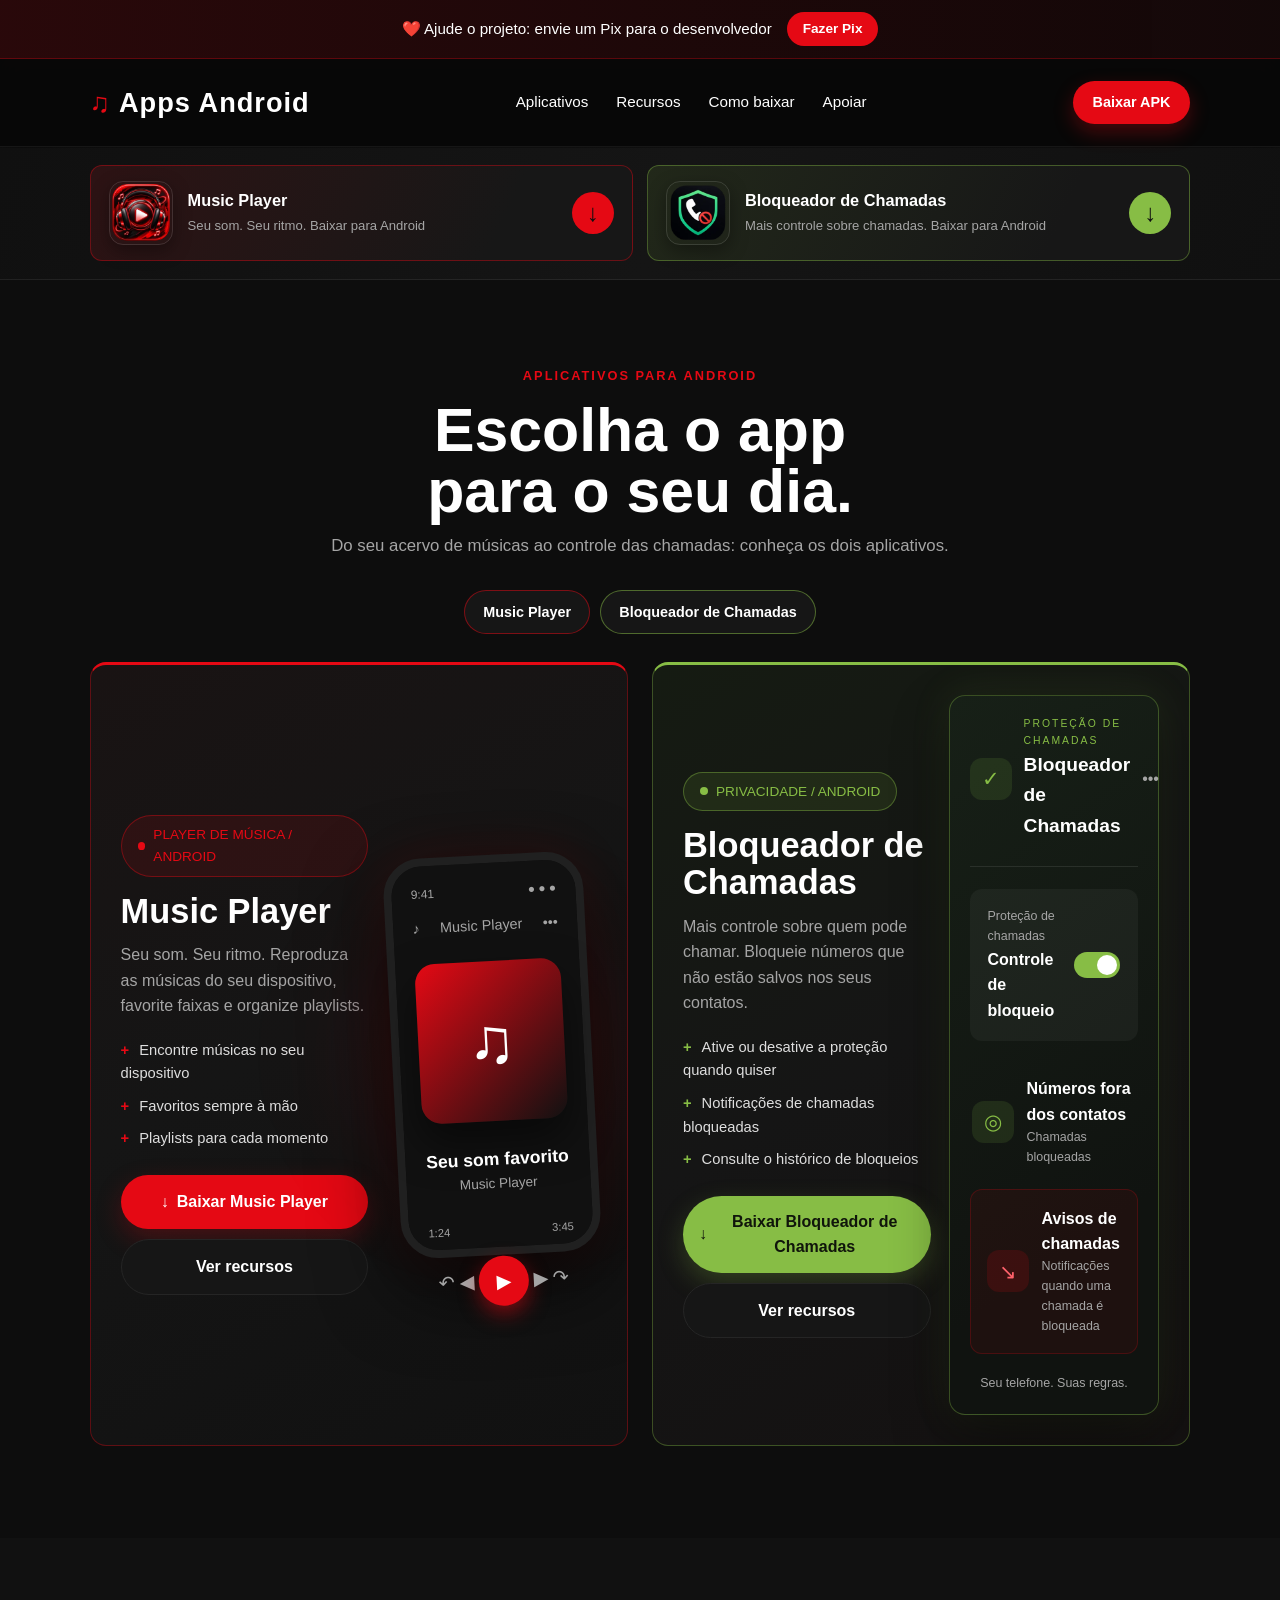
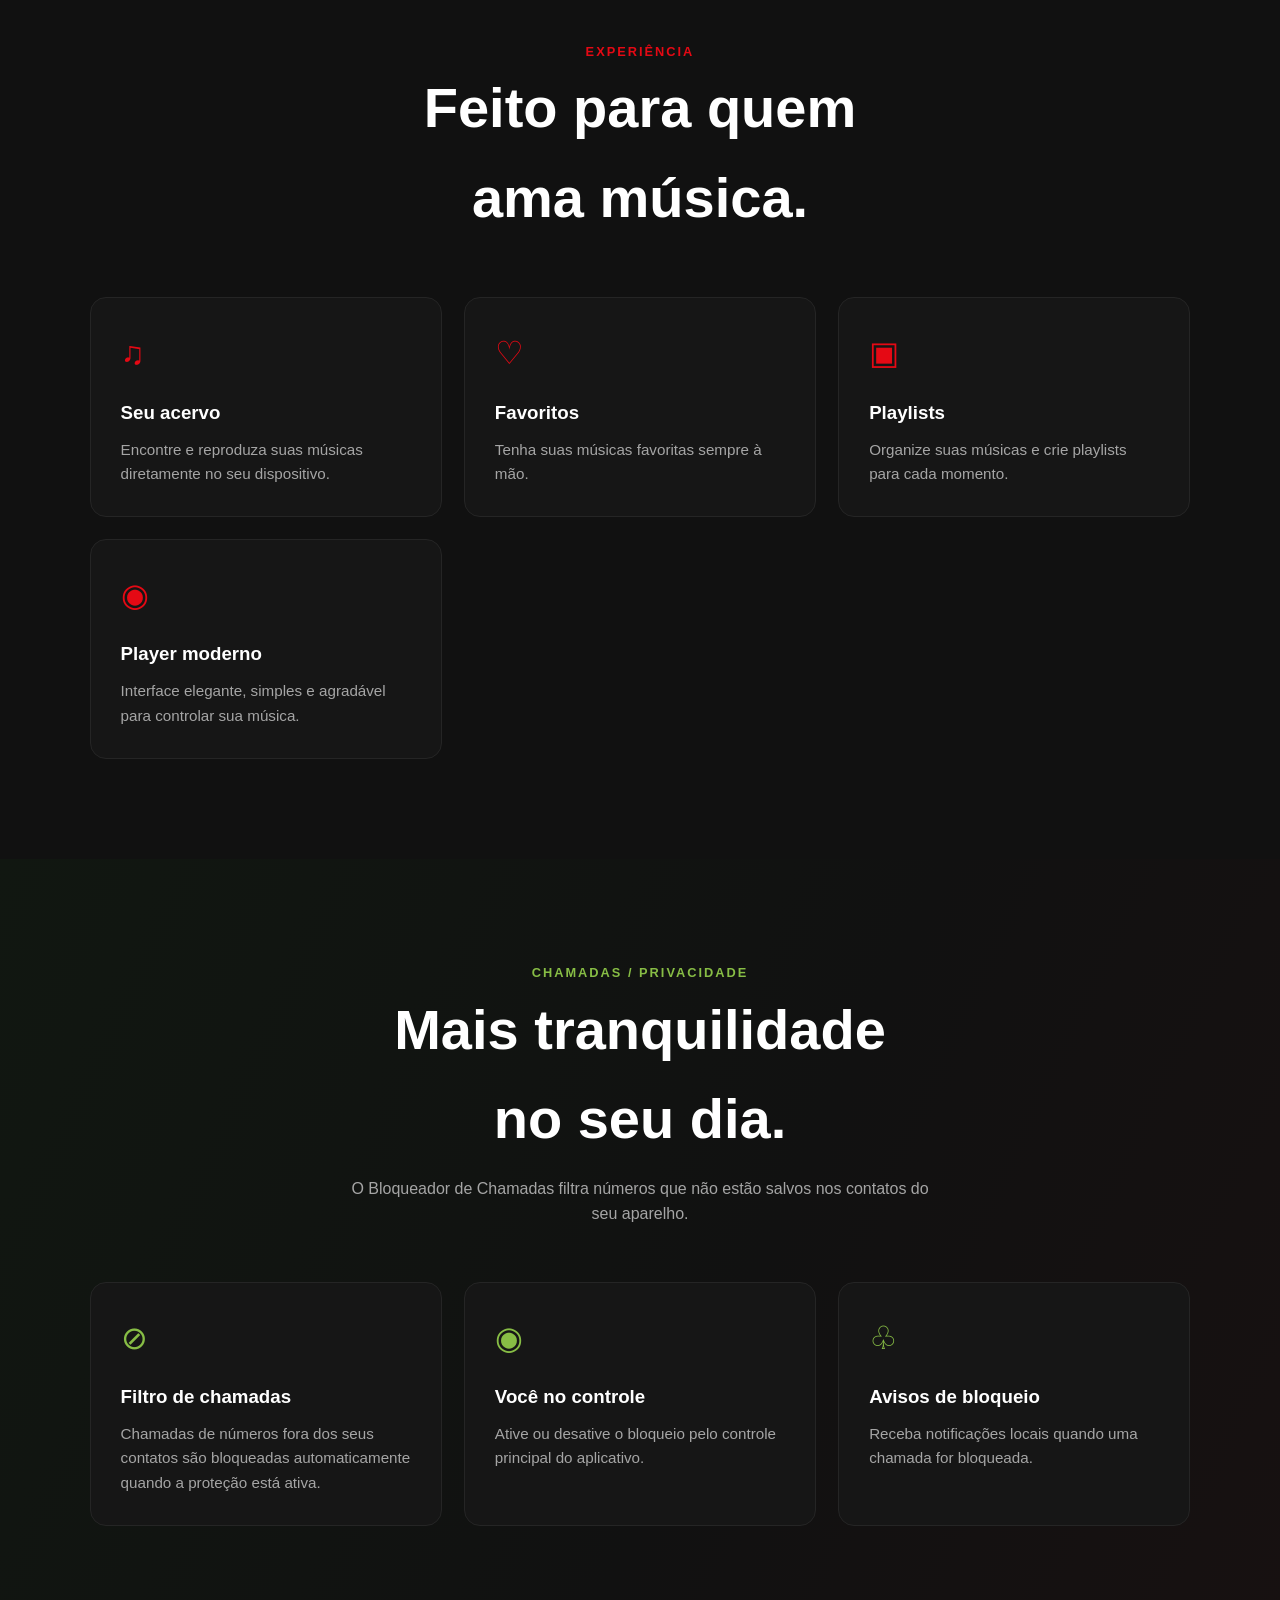
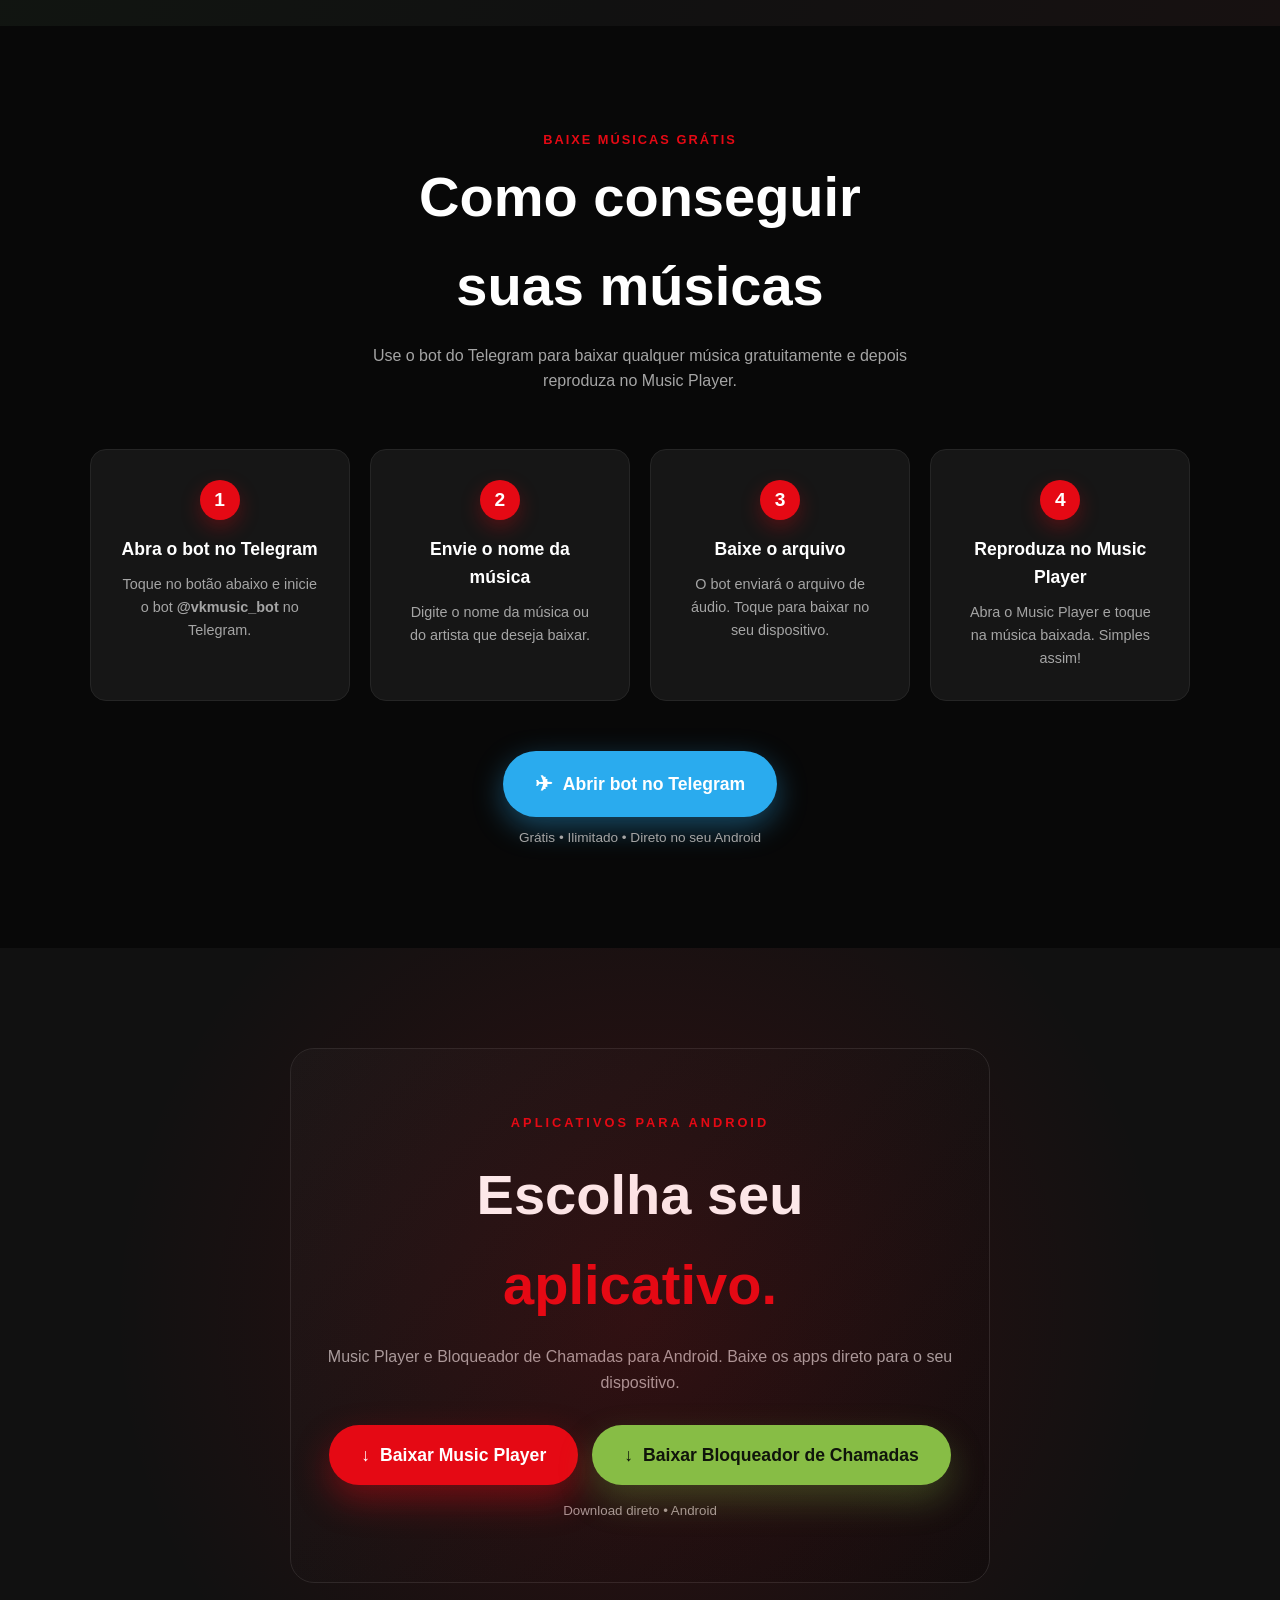
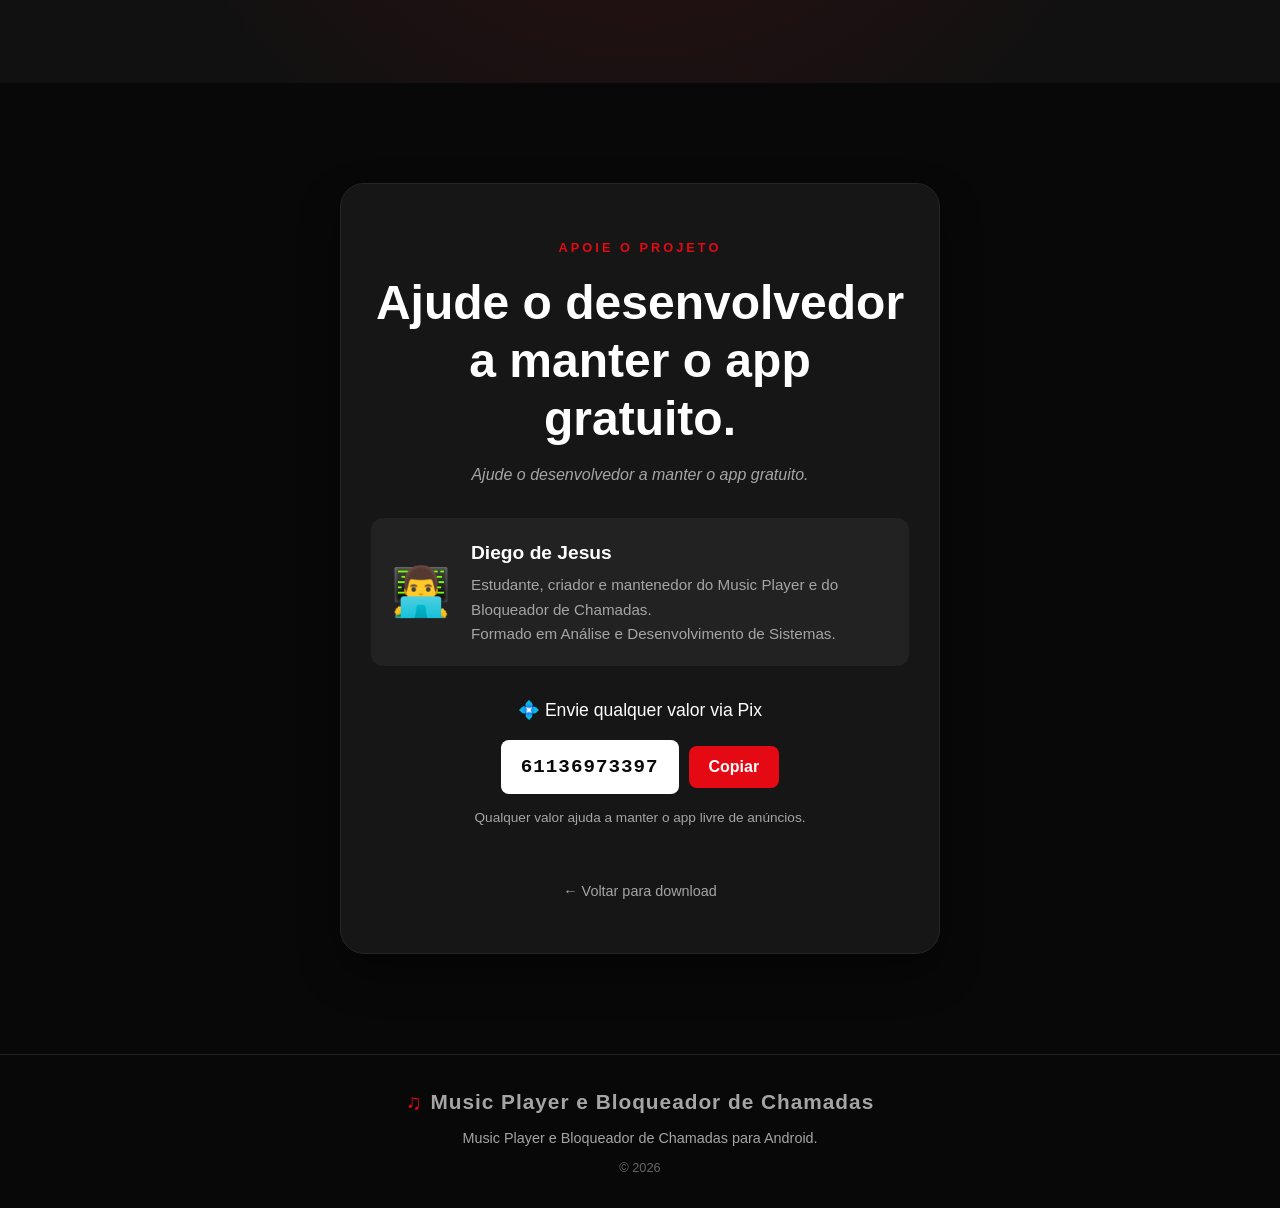
<file: index.html>
<!DOCTYPE html>
<html lang="pt-BR">
<head>
    <meta charset="UTF-8">
    <meta name="viewport" content="width=device-width, initial-scale=1.0">

        <title>Music Player e Bloqueador de Chamadas para Android</title>

    <meta name="description"
              content="Conheça os apps Music Player e Bloqueador de Chamadas para Android. Ouça suas músicas, organize playlists e controle chamadas de números fora dos contatos.">

    <link rel="stylesheet" href="style.css">
</head>

<body>

<!-- BANNER DE APOIO NO TOPO -->
<div class="top-banner">
    <span>❤️ Ajude o projeto: envie um Pix para o desenvolvedor</span>
    <a href="#support">Fazer Pix</a>
</div>

<header class="navbar">
    <div class="logo">
        <span class="logo-icon">♫</span>
        <span>Apps Android</span>
    </div>

    <nav>
        <a href="#apps">Aplicativos</a>
        <a href="#features">Recursos</a>
        <a href="#how-to">Como baixar</a>
        <a href="#support">Apoiar</a>
    </nav>

    <a href="#download" class="nav-button">Baixar APK</a>
</header>

<section class="app-download-banner" aria-label="Baixe os aplicativos para Android">
    <a class="quick-app-download player-quick-download" href="apk/player.apk" download>
        <img src="assets/player-icon.webp" alt="" width="64" height="64">
        <span class="quick-app-copy">
            <strong>Music Player</strong>
            <small>Seu som. Seu ritmo. Baixar para Android</small>
        </span>
        <span class="quick-app-action" aria-hidden="true">↓</span>
    </a>
    <a class="quick-app-download blocker-quick-download" href="apk/bloqueador.apk" download>
        <img src="assets/call-blocker-icon.webp" alt="" width="64" height="64">
        <span class="quick-app-copy">
            <strong>Bloqueador de Chamadas</strong>
            <small>Mais controle sobre chamadas. Baixar para Android</small>
        </span>
        <span class="quick-app-action" aria-hidden="true">↓</span>
    </a>
</section>

<main>

    <!-- APP CATALOG -->
    <section id="apps" class="app-store">
        <div class="app-store-heading">
            <span>APLICATIVOS PARA ANDROID</span>
            <h1>Escolha o app<br>para o seu dia.</h1>
            <p>Do seu acervo de músicas ao controle das chamadas: conheça os dois aplicativos.</p>
        </div>

        <nav class="app-picker" aria-label="Navegar pelos aplicativos">
            <a class="app-tab player-tab" href="#player-app-card">Music Player</a>
            <a class="app-tab blocker-tab" href="#blocker-app-card">Bloqueador de Chamadas</a>
        </nav>

        <div class="app-catalog">
            <article class="app-card player-card" id="player-app-card" aria-labelledby="player-app-title">
                <div class="app-card-content">
                    <div class="badge"><span></span>PLAYER DE MÚSICA / ANDROID</div>
                    <h2 id="player-app-title">Music Player</h2>
                    <p>Seu som. Seu ritmo. Reproduza as músicas do seu dispositivo, favorite faixas e organize playlists.</p>
                    <ul class="app-highlights">
                        <li>Encontre músicas no seu dispositivo</li>
                        <li>Favoritos sempre à mão</li>
                        <li>Playlists para cada momento</li>
                    </ul>
                    <div class="app-card-actions">
                        <a href="apk/player.apk" class="download-button" download>
                            <span>↓</span>
                            Baixar Music Player
                        </a>
                        <a href="#features" class="secondary-button">Ver recursos</a>
                    </div>
                </div>

                <div class="phone-area player-preview" aria-label="Prévia do Music Player">
                    <div class="glow"></div>
                    <div class="phone">
                        <div class="phone-screen">
                            <div class="status">
                                <span>9:41</span>
                                <span>● ● ●</span>
                            </div>
                            <div class="player-top">
                                <span>♪</span>
                                <span>Music Player</span>
                                <span>•••</span>
                            </div>
                            <div class="album">
                                <div class="album-art"><span>♫</span></div>
                            </div>
                            <div class="song">
                                <h3>Seu som favorito</h3>
                                <p>Music Player</p>
                            </div>
                            <div class="progress"><div></div></div>
                            <div class="time">
                                <span>1:24</span>
                                <span>3:45</span>
                            </div>
                            <div class="controls">
                                <span>↶</span>
                                <span>◀</span>
                                <button aria-label="Reproduzir">▶</button>
                                <span>▶</span>
                                <span>↷</span>
                            </div>
                        </div>
                    </div>
                </div>
            </article>

            <article class="app-card blocker-card" id="blocker-app-card" aria-labelledby="blocker-app-title">
                <div class="app-card-content">
                    <div class="badge"><span></span>PRIVACIDADE / ANDROID</div>
                    <h2 id="blocker-app-title">Bloqueador de Chamadas</h2>
                    <p>Mais controle sobre quem pode chamar. Bloqueie números que não estão salvos nos seus contatos.</p>
                    <ul class="app-highlights">
                        <li>Ative ou desative a proteção quando quiser</li>
                        <li>Notificações de chamadas bloqueadas</li>
                        <li>Consulte o histórico de bloqueios</li>
                    </ul>
                    <div class="app-card-actions">
                        <a href="apk/bloqueador.apk" class="download-button" download>
                            <span>↓</span>
                            Baixar Bloqueador de Chamadas
                        </a>
                        <a href="#blocker-details" class="secondary-button">Ver recursos</a>
                    </div>
                </div>

                <div class="phone-area blocker-art" aria-label="Prévia do Bloqueador de Chamadas">
                    <div class="blocker-panel">
                        <div class="blocker-heading">
                            <span class="blocker-mark">✓</span>
                            <div>
                                <span>PROTEÇÃO DE CHAMADAS</span>
                                <strong>Bloqueador de Chamadas</strong>
                            </div>
                            <span class="blocker-menu">•••</span>
                        </div>
                        <div class="blocker-protection">
                            <div>
                                <span>Proteção de chamadas</span>
                                <strong>Controle de bloqueio</strong>
                            </div>
                            <span class="blocker-switch" aria-hidden="true"><span></span></span>
                        </div>
                        <div class="blocker-rule">
                            <span class="blocker-rule-icon">◎</span>
                            <div>
                                <strong>Números fora dos contatos</strong>
                                <span>Chamadas bloqueadas</span>
                            </div>
                        </div>
                        <div class="blocker-notice">
                            <span class="blocker-notice-icon">↘</span>
                            <div>
                                <strong>Avisos de chamadas</strong>
                                <span>Notificações quando uma chamada é bloqueada</span>
                            </div>
                        </div>
                        <div class="blocker-footer">Seu telefone. Suas regras.</div>
                    </div>
                </div>
            </article>
        </div>
    </section>

    <!-- FEATURES -->
    <section id="features" class="features">
        <div class="section-title reveal">
            <span>EXPERIÊNCIA</span>
            <h2>Feito para quem<br>ama música.</h2>
        </div>

        <div class="feature-grid">
            <article class="feature-card reveal">
                <div class="feature-icon">♫</div>
                <h3>Seu acervo</h3>
                <p>Encontre e reproduza suas músicas diretamente no seu dispositivo.</p>
            </article>
            <article class="feature-card reveal">
                <div class="feature-icon">♡</div>
                <h3>Favoritos</h3>
                <p>Tenha suas músicas favoritas sempre à mão.</p>
            </article>
            <article class="feature-card reveal">
                <div class="feature-icon">▣</div>
                <h3>Playlists</h3>
                <p>Organize suas músicas e crie playlists para cada momento.</p>
            </article>
            <article class="feature-card reveal">
                <div class="feature-icon">◉</div>
                <h3>Player moderno</h3>
                <p>Interface elegante, simples e agradável para controlar sua música.</p>
            </article>
        </div>
    </section>

    <section id="blocker-details" class="blocker-details">
        <div class="section-title reveal">
            <span>CHAMADAS / PRIVACIDADE</span>
            <h2>Mais tranquilidade<br>no seu dia.</h2>
            <p>O Bloqueador de Chamadas filtra números que não estão salvos nos contatos do seu aparelho.</p>
        </div>

        <div class="feature-grid blocker-feature-grid">
            <article class="feature-card reveal">
                <div class="feature-icon">⊘</div>
                <h3>Filtro de chamadas</h3>
                <p>Chamadas de números fora dos seus contatos são bloqueadas automaticamente quando a proteção está ativa.</p>
            </article>
            <article class="feature-card reveal">
                <div class="feature-icon">◉</div>
                <h3>Você no controle</h3>
                <p>Ative ou desative o bloqueio pelo controle principal do aplicativo.</p>
            </article>
            <article class="feature-card reveal">
                <div class="feature-icon">♧</div>
                <h3>Avisos de bloqueio</h3>
                <p>Receba notificações locais quando uma chamada for bloqueada.</p>
            </article>
        </div>
    </section>

    <!-- HOW TO DOWNLOAD (TELEGRAM) -->
    <section id="how-to" class="how-to">
        <div class="section-title reveal">
            <span>BAIXE MÚSICAS GRÁTIS</span>
            <h2>Como conseguir<br>suas músicas</h2>
            <p>Use o bot do Telegram para baixar qualquer música gratuitamente e depois reproduza no Music Player.</p>
        </div>

        <div class="steps-grid">
            <div class="step-card reveal">
                <div class="step-number">1</div>
                <h3>Abra o bot no Telegram</h3>
                <p>Toque no botão abaixo e inicie o bot <strong>@vkmusic_bot</strong> no Telegram.</p>
            </div>
            <div class="step-card reveal">
                <div class="step-number">2</div>
                <h3>Envie o nome da música</h3>
                <p>Digite o nome da música ou do artista que deseja baixar.</p>
            </div>
            <div class="step-card reveal">
                <div class="step-number">3</div>
                <h3>Baixe o arquivo</h3>
                <p>O bot enviará o arquivo de áudio. Toque para baixar no seu dispositivo.</p>
            </div>
            <div class="step-card reveal">
                <div class="step-number">4</div>
                <h3>Reproduza no Music Player</h3>
                <p>Abra o Music Player e toque na música baixada. Simples assim!</p>
            </div>
        </div>

        <div class="telegram-cta reveal">
            <a href="https://telegram.im/@vkmusic_bot?lang=pt"
               target="_blank"
               rel="noopener"
               class="telegram-button">
                <span>✈</span>
                Abrir bot no Telegram
            </a>
            <small>Grátis • Ilimitado • Direto no seu Android</small>
        </div>
    </section>

    <!-- DOWNLOAD -->
    <section id="download" class="download-section">
        <div class="download-box reveal">
            <div class="download-glow"></div>
            <span class="download-label">APLICATIVOS PARA ANDROID</span>
            <h2>Escolha seu<br><strong>aplicativo.</strong></h2>
            <p>Music Player e Bloqueador de Chamadas para Android. Baixe os apps direto para o seu dispositivo.</p>

            <div class="download-options">
                <a href="apk/player.apk" class="download-main" id="downloadButton" download>
                    <span>↓</span>
                    Baixar Music Player
                </a>
                <a href="apk/bloqueador.apk" class="download-main blocker-download" download>
                    <span>↓</span>
                    Baixar Bloqueador de Chamadas
                </a>
            </div>

            <small>Download direto • Android</small>

            <!-- Mensagem persuasiva pós-download -->
            <div class="download-message" id="downloadMessage">
                ❤️ Ajude o desenvolvedor a manter o app gratuito.
                <a href="#support">Saiba como</a>
            </div>
        </div>
    </section>

    <!-- SUPPORT / APOIE -->
    <section id="support" class="support">
        <div class="support-box reveal">
            <span class="support-label">APOIE O PROJETO</span>
            <h2>Ajude o desenvolvedor<br>a manter o app gratuito.</h2>
            <p class="repeat-phrase">Ajude o desenvolvedor a manter o app gratuito.</p>

            <div class="developer-bio">
                <div class="developer-avatar">👨‍💻</div>
                <div class="developer-info">
                    <h3>Diego de Jesus</h3>
                    <p>Estudante, criador e mantenedor do Music Player e do Bloqueador de Chamadas.<br>
                    Formado em Análise e Desenvolvimento de Sistemas.</p>
                </div>
            </div>

            <div class="pix-area">
                <p>💠 Envie qualquer valor via Pix</p>
                <div class="pix-key-container">
                    <code id="pixKey">61136973397</code>
                    <button id="copyPix" class="copy-button">Copiar</button>
                </div>
                <small>Qualquer valor ajuda a manter o app livre de anúncios.</small>
            </div>

            <a href="#download" class="back-download">← Voltar para download</a>
        </div>
    </section>

</main>

<footer>
    <div class="logo">
        <span class="logo-icon">♫</span>
        Music Player e Bloqueador de Chamadas
    </div>
    <p>Music Player e Bloqueador de Chamadas para Android.</p>
    <span class="copyright">© 2026</span>
</footer>

<!-- Toast para cópia -->
<div id="toast" class="toast">Chave Pix copiada!</div>

<script>
    // Revelação suave ao rolar
    const revealElements = document.querySelectorAll('.reveal');
    const observer = new IntersectionObserver((entries) => {
        entries.forEach(entry => {
            if (entry.isIntersecting) {
                entry.target.classList.add('visible');
            }
        });
    }, { threshold: 0.15, rootMargin: '0px 0px -50px 0px' });
    revealElements.forEach(el => observer.observe(el));

    // Smooth scroll para âncoras
    document.querySelectorAll('a[href^="#"]').forEach(anchor => {
        anchor.addEventListener('click', function(e) {
            const targetId = this.getAttribute('href');
            if (targetId === '#') return;
            const target = document.querySelector(targetId);
            if (target) {
                e.preventDefault();
                const appPickerLink = this.closest('.app-picker');
                target.scrollIntoView({
                    behavior: 'smooth',
                    block: appPickerLink ? 'nearest' : 'start',
                    inline: appPickerLink ? 'start' : 'nearest'
                });
            }
        });
    });

    // Copiar chave Pix
    const copyButton = document.getElementById('copyPix');
    const toast = document.getElementById('toast');
    copyButton.addEventListener('click', () => {
        const pixKey = document.getElementById('pixKey').innerText;
        navigator.clipboard.writeText(pixKey).then(() => {
            copyButton.textContent = 'Copiado!';
            toast.classList.add('show');
            setTimeout(() => {
                copyButton.textContent = 'Copiar';
                toast.classList.remove('show');
            }, 2000);
        }).catch(() => {
            const textarea = document.createElement('textarea');
            textarea.value = pixKey;
            document.body.appendChild(textarea);
            textarea.select();
            document.execCommand('copy');
            document.body.removeChild(textarea);
            copyButton.textContent = 'Copiado!';
            toast.classList.add('show');
            setTimeout(() => {
                copyButton.textContent = 'Copiar';
                toast.classList.remove('show');
            }, 2000);
        });
    });

    // Mostrar mensagem após clicar em download
    const downloadBtn = document.getElementById('downloadButton');
    const downloadMessage = document.getElementById('downloadMessage');
    downloadBtn.addEventListener('click', () => {
        downloadMessage.style.display = 'block';
        setTimeout(() => {
            downloadMessage.style.display = 'none';
        }, 5000);
    });
</script>

</body>
</html>
</file>
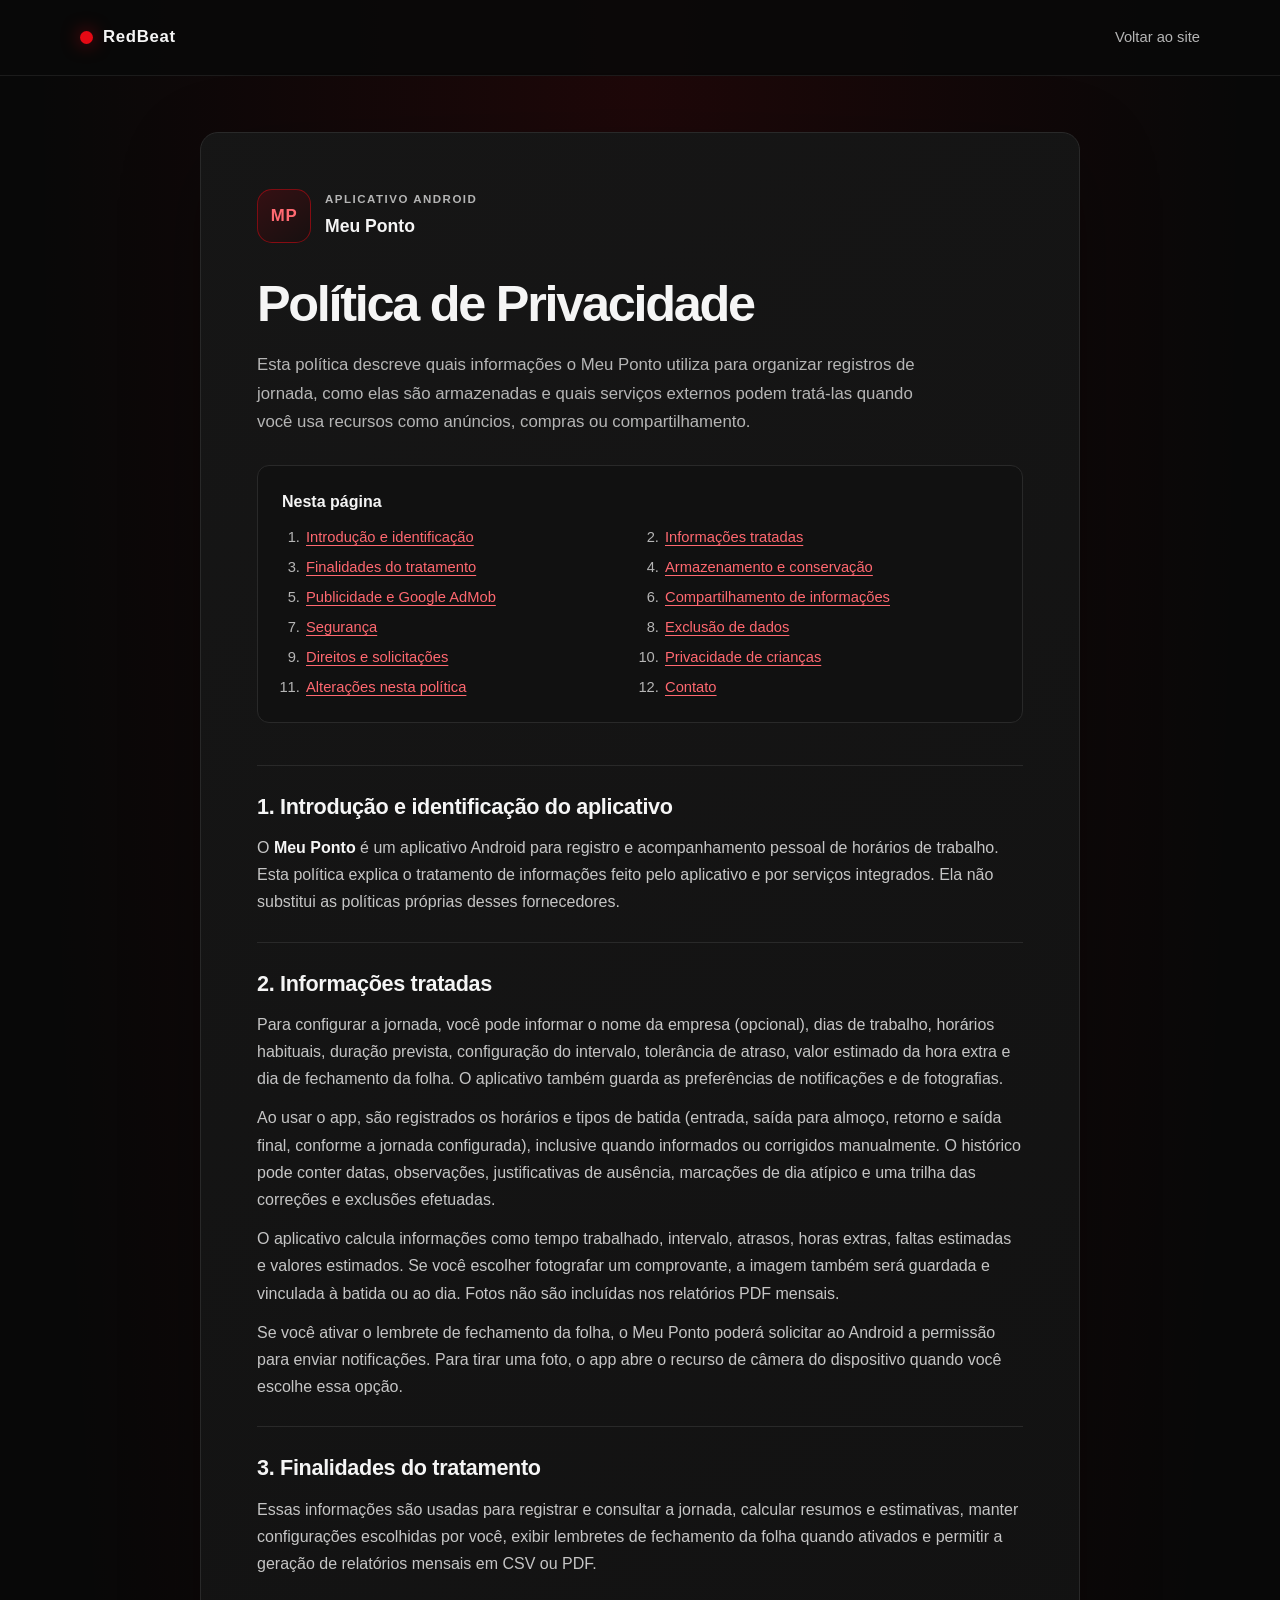
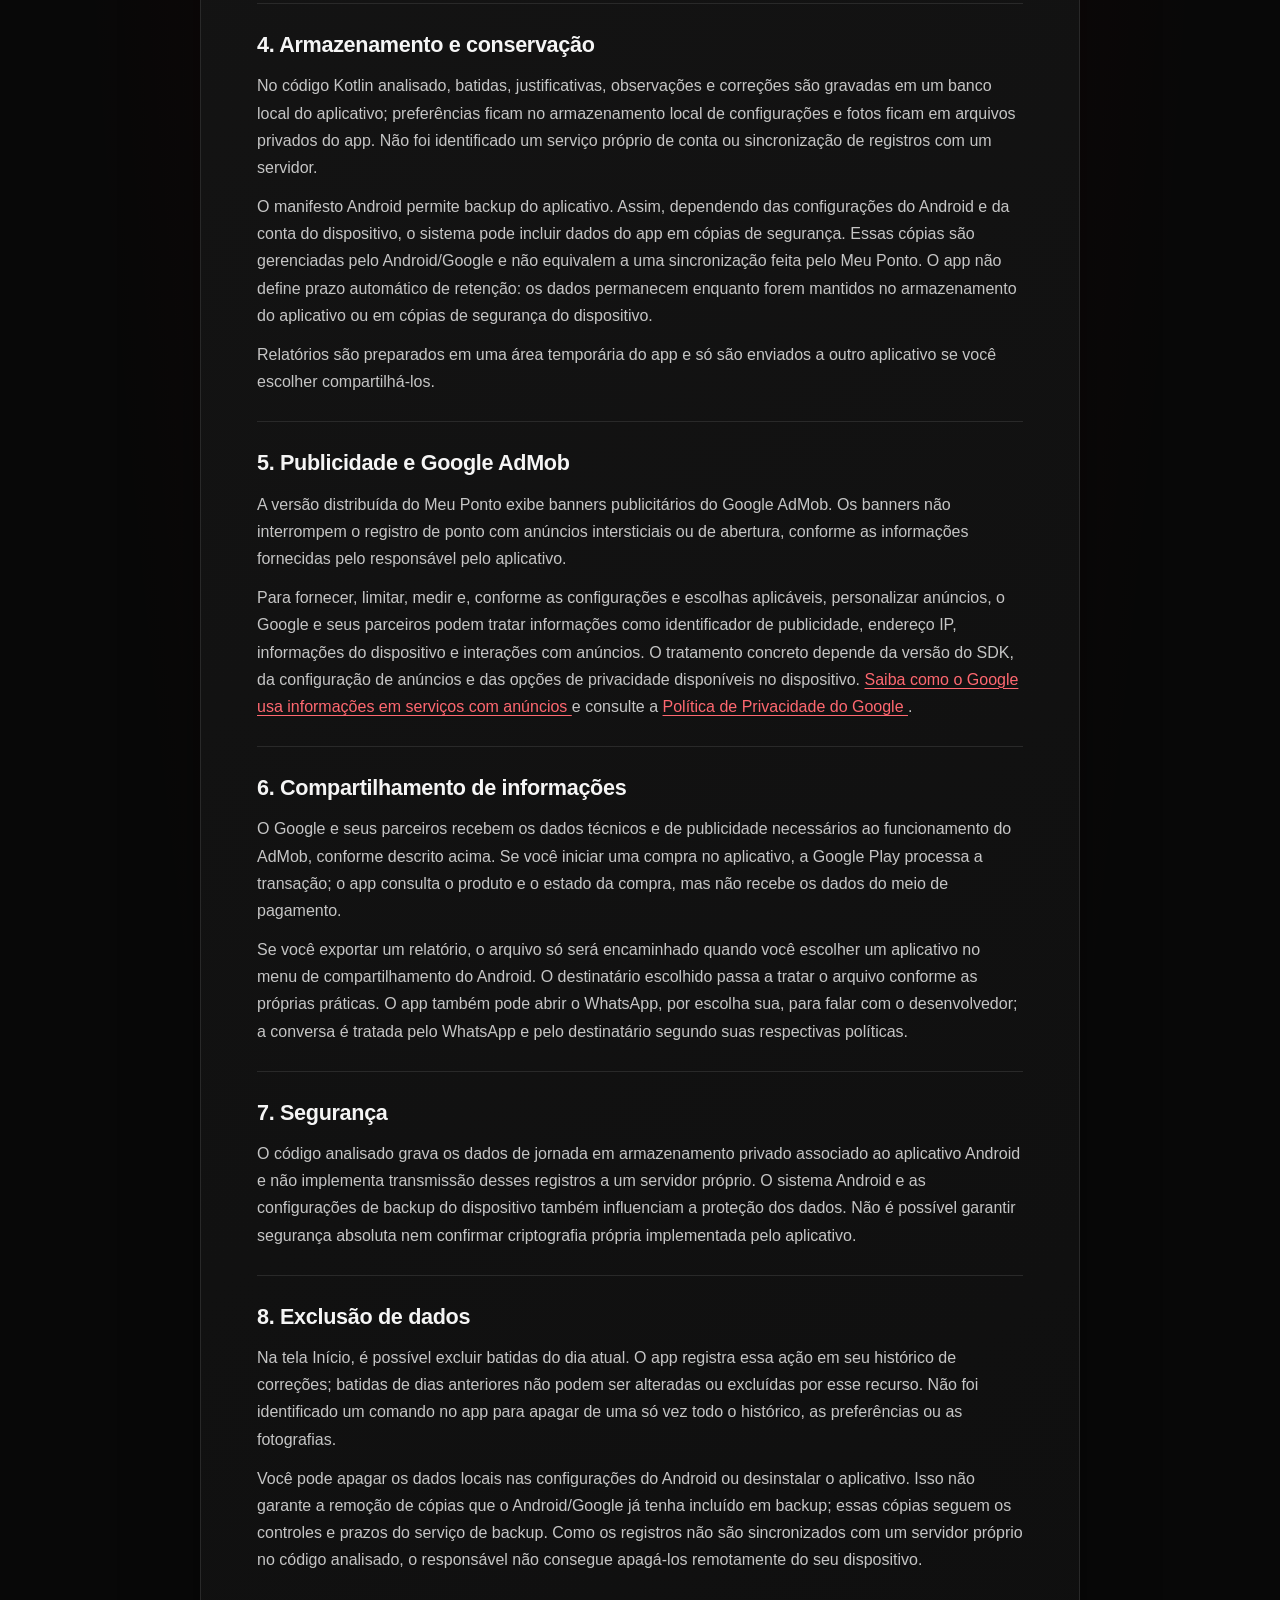
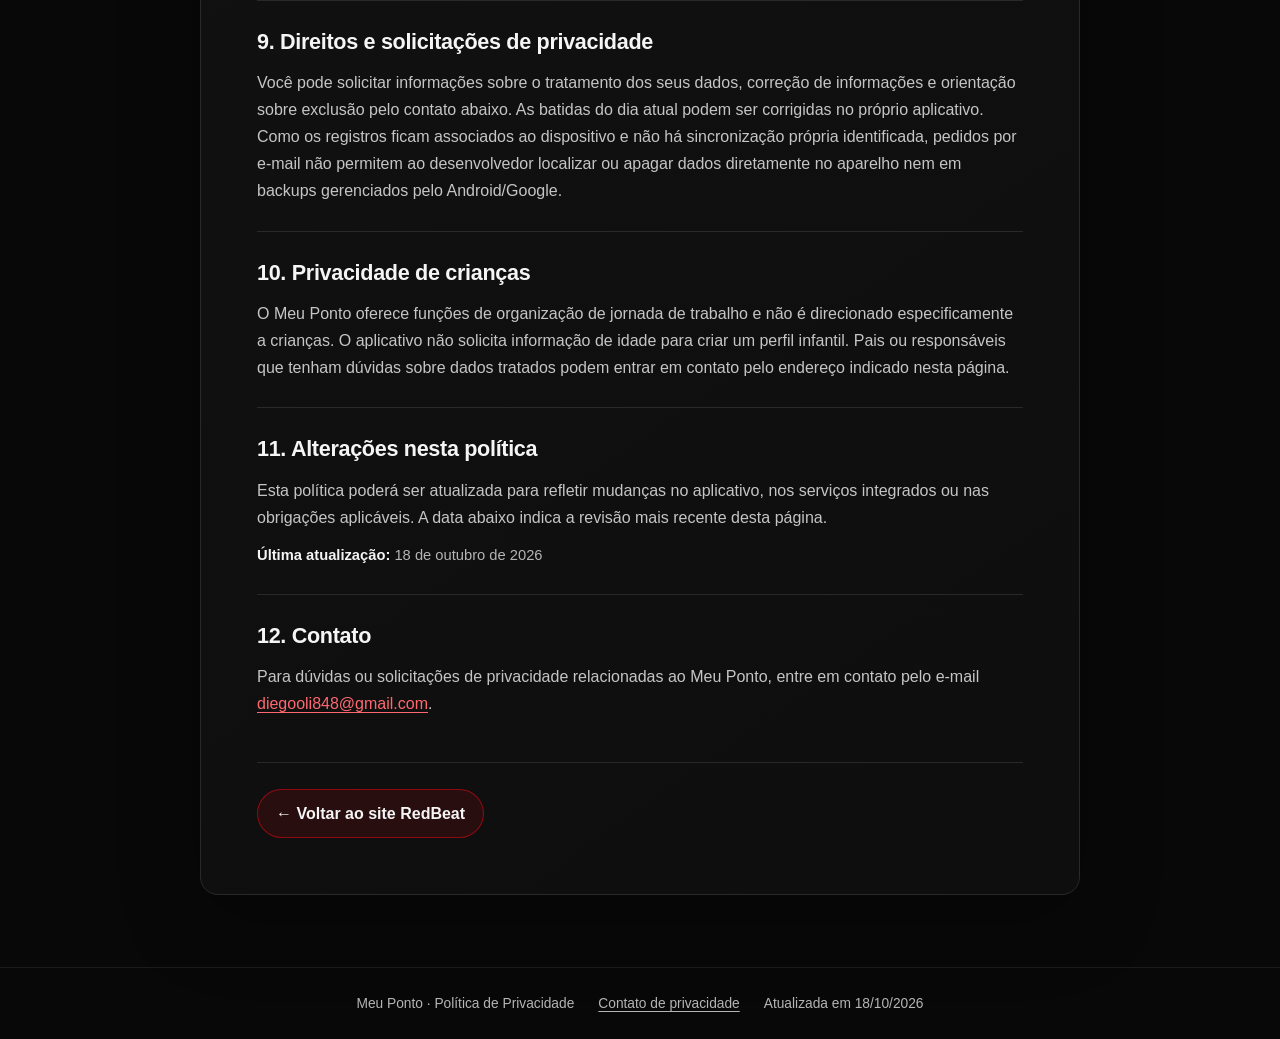
<file: politica-de-privacidade-meu-ponto/index.html>
<!DOCTYPE html>
<html lang="pt-BR">
<head>
    <meta charset="UTF-8">
    <meta name="viewport" content="width=device-width, initial-scale=1.0">
    <meta name="description" content="Política de Privacidade do aplicativo Meu Ponto.">
    <meta name="theme-color" content="#080808">
    <title>Política de Privacidade | Meu Ponto</title>
    <link rel="canonical" href="https://diego848-dev.github.io/redbeat-site/politica-de-privacidade-meu-ponto/">
    <link rel="stylesheet" href="privacy.css">
</head>
<body>
    <a class="skip-link" href="#conteudo">Pular para o conteúdo</a>

    <header class="site-header">
        <a class="brand" href="https://diego848-dev.github.io/redbeat-site/" aria-label="RedBeat — voltar ao site">
            <span class="brand-mark" aria-hidden="true"></span>
            <span>RedBeat</span>
        </a>
        <a class="back-link" href="https://diego848-dev.github.io/redbeat-site/">Voltar ao site</a>
    </header>

    <main id="conteudo" class="page-shell">
        <article class="policy-card">
            <div class="app-identity">
                <span class="app-mark" aria-hidden="true">MP</span>
                <div>
                    <p class="eyebrow">APLICATIVO ANDROID</p>
                    <p class="app-name">Meu Ponto</p>
                </div>
            </div>

            <h1>Política de Privacidade</h1>
            <p class="intro">
                Esta política descreve quais informações o Meu Ponto utiliza para organizar
                registros de jornada, como elas são armazenadas e quais serviços externos podem
                tratá-las quando você usa recursos como anúncios, compras ou compartilhamento.
            </p>

            <nav class="contents" aria-label="Conteúdo desta política">
                <p>Nesta página</p>
                <ol>
                    <li><a href="#identificacao">Introdução e identificação</a></li>
                    <li><a href="#informacoes">Informações tratadas</a></li>
                    <li><a href="#finalidades">Finalidades do tratamento</a></li>
                    <li><a href="#armazenamento">Armazenamento e conservação</a></li>
                    <li><a href="#publicidade">Publicidade e Google AdMob</a></li>
                    <li><a href="#compartilhamento">Compartilhamento de informações</a></li>
                    <li><a href="#seguranca">Segurança</a></li>
                    <li><a href="#exclusao">Exclusão de dados</a></li>
                    <li><a href="#direitos">Direitos e solicitações</a></li>
                    <li><a href="#criancas">Privacidade de crianças</a></li>
                    <li><a href="#alteracoes">Alterações nesta política</a></li>
                    <li><a href="#contato">Contato</a></li>
                </ol>
            </nav>

            <div class="policy-sections">
                <section id="identificacao">
                    <h2>1. Introdução e identificação do aplicativo</h2>
                    <p>
                        O <strong>Meu Ponto</strong> é um aplicativo Android para registro e
                        acompanhamento pessoal de horários de trabalho. Esta política explica
                        o tratamento de informações feito pelo aplicativo e por serviços
                        integrados. Ela não substitui as políticas próprias desses fornecedores.
                    </p>
                </section>

                <section id="informacoes">
                    <h2>2. Informações tratadas</h2>
                    <p>
                        Para configurar a jornada, você pode informar o nome da empresa
                        (opcional), dias de trabalho, horários habituais, duração prevista,
                        configuração do intervalo, tolerância de atraso, valor estimado da hora
                        extra e dia de fechamento da folha. O aplicativo também guarda as
                        preferências de notificações e de fotografias.
                    </p>
                    <p>
                        Ao usar o app, são registrados os horários e tipos de batida (entrada,
                        saída para almoço, retorno e saída final, conforme a jornada configurada),
                        inclusive quando informados ou corrigidos manualmente. O histórico pode
                        conter datas, observações, justificativas de ausência, marcações de dia
                        atípico e uma trilha das correções e exclusões efetuadas.
                    </p>
                    <p>
                        O aplicativo calcula informações como tempo trabalhado, intervalo,
                        atrasos, horas extras, faltas estimadas e valores estimados. Se você
                        escolher fotografar um comprovante, a imagem também será guardada e
                        vinculada à batida ou ao dia. Fotos não são incluídas nos relatórios PDF
                        mensais.
                    </p>
                    <p>
                        Se você ativar o lembrete de fechamento da folha, o Meu Ponto poderá
                        solicitar ao Android a permissão para enviar notificações. Para tirar uma
                        foto, o app abre o recurso de câmera do dispositivo quando você escolhe
                        essa opção.
                    </p>
                </section>

                <section id="finalidades">
                    <h2>3. Finalidades do tratamento</h2>
                    <p>
                        Essas informações são usadas para registrar e consultar a jornada,
                        calcular resumos e estimativas, manter configurações escolhidas por você,
                        exibir lembretes de fechamento da folha quando ativados e permitir a
                        geração de relatórios mensais em CSV ou PDF.
                    </p>
                </section>

                <section id="armazenamento">
                    <h2>4. Armazenamento e conservação</h2>
                    <p>
                        No código Kotlin analisado, batidas, justificativas, observações e
                        correções são gravadas em um banco local do aplicativo; preferências
                        ficam no armazenamento local de configurações e fotos ficam em arquivos
                        privados do app. Não foi identificado um serviço próprio de conta ou
                        sincronização de registros com um servidor.
                    </p>
                    <p>
                        O manifesto Android permite backup do aplicativo. Assim, dependendo das
                        configurações do Android e da conta do dispositivo, o sistema pode incluir
                        dados do app em cópias de segurança. Essas cópias são gerenciadas pelo
                        Android/Google e não equivalem a uma sincronização feita pelo Meu Ponto.
                        O app não define prazo automático de retenção: os dados permanecem
                        enquanto forem mantidos no armazenamento do aplicativo ou em cópias de
                        segurança do dispositivo.
                    </p>
                    <p>
                        Relatórios são preparados em uma área temporária do app e só são enviados
                        a outro aplicativo se você escolher compartilhá-los.
                    </p>
                </section>

                <section id="publicidade">
                    <h2>5. Publicidade e Google AdMob</h2>
                    <p>
                        A versão distribuída do Meu Ponto exibe banners publicitários do Google
                        AdMob. Os banners não interrompem o registro de ponto com anúncios
                        intersticiais ou de abertura, conforme as informações fornecidas pelo
                        responsável pelo aplicativo.
                    </p>
                    <p>
                        Para fornecer, limitar, medir e, conforme as configurações e escolhas
                        aplicáveis, personalizar anúncios, o Google e seus parceiros podem tratar
                        informações como identificador de publicidade, endereço IP, informações
                        do dispositivo e interações com anúncios. O tratamento concreto depende
                        da versão do SDK, da configuração de anúncios e das opções de privacidade
                        disponíveis no dispositivo.
                        <a href="https://support.google.com/admob/answer/6128543?hl=pt-BR" target="_blank" rel="noopener noreferrer">
                            Saiba como o Google usa informações em serviços com anúncios
                        </a>
                        e consulte a
                        <a href="https://policies.google.com/privacy?hl=pt-BR" target="_blank" rel="noopener noreferrer">
                            Política de Privacidade do Google
                        </a>.
                    </p>
                </section>

                <section id="compartilhamento">
                    <h2>6. Compartilhamento de informações</h2>
                    <p>
                        O Google e seus parceiros recebem os dados técnicos e de publicidade
                        necessários ao funcionamento do AdMob, conforme descrito acima. Se você
                        iniciar uma compra no aplicativo, a Google Play processa a transação; o
                        app consulta o produto e o estado da compra, mas não recebe os dados do
                        meio de pagamento.
                    </p>
                    <p>
                        Se você exportar um relatório, o arquivo só será encaminhado quando você
                        escolher um aplicativo no menu de compartilhamento do Android. O
                        destinatário escolhido passa a tratar o arquivo conforme as próprias
                        práticas. O app também pode abrir o WhatsApp, por escolha sua, para falar
                        com o desenvolvedor; a conversa é tratada pelo WhatsApp e pelo
                        destinatário segundo suas respectivas políticas.
                    </p>
                </section>

                <section id="seguranca">
                    <h2>7. Segurança</h2>
                    <p>
                        O código analisado grava os dados de jornada em armazenamento privado
                        associado ao aplicativo Android e não implementa transmissão desses
                        registros a um servidor próprio. O sistema Android e as configurações de
                        backup do dispositivo também influenciam a proteção dos dados. Não é
                        possível garantir segurança absoluta nem confirmar criptografia própria
                        implementada pelo aplicativo.
                    </p>
                </section>

                <section id="exclusao">
                    <h2>8. Exclusão de dados</h2>
                    <p>
                        Na tela Início, é possível excluir batidas do dia atual. O app registra
                        essa ação em seu histórico de correções; batidas de dias anteriores não
                        podem ser alteradas ou excluídas por esse recurso. Não foi identificado
                        um comando no app para apagar de uma só vez todo o histórico, as
                        preferências ou as fotografias.
                    </p>
                    <p>
                        Você pode apagar os dados locais nas configurações do Android ou
                        desinstalar o aplicativo. Isso não garante a remoção de cópias que o
                        Android/Google já tenha incluído em backup; essas cópias seguem os
                        controles e prazos do serviço de backup. Como os registros não são
                        sincronizados com um servidor próprio no código analisado, o responsável
                        não consegue apagá-los remotamente do seu dispositivo.
                    </p>
                </section>

                <section id="direitos">
                    <h2>9. Direitos e solicitações de privacidade</h2>
                    <p>
                        Você pode solicitar informações sobre o tratamento dos seus dados,
                        correção de informações e orientação sobre exclusão pelo contato abaixo.
                        As batidas do dia atual podem ser corrigidas no próprio aplicativo. Como
                        os registros ficam associados ao dispositivo e não há sincronização
                        própria identificada, pedidos por e-mail não permitem ao desenvolvedor
                        localizar ou apagar dados diretamente no aparelho nem em backups
                        gerenciados pelo Android/Google.
                    </p>
                </section>

                <section id="criancas">
                    <h2>10. Privacidade de crianças</h2>
                    <p>
                        O Meu Ponto oferece funções de organização de jornada de trabalho e não é
                        direcionado especificamente a crianças. O aplicativo não solicita
                        informação de idade para criar um perfil infantil. Pais ou responsáveis
                        que tenham dúvidas sobre dados tratados podem entrar em contato pelo
                        endereço indicado nesta página.
                    </p>
                </section>

                <section id="alteracoes">
                    <h2>11. Alterações nesta política</h2>
                    <p>
                        Esta política poderá ser atualizada para refletir mudanças no aplicativo,
                        nos serviços integrados ou nas obrigações aplicáveis. A data abaixo
                        indica a revisão mais recente desta página.
                    </p>
                    <p class="updated-date"><strong>Última atualização:</strong> 18 de outubro de 2026</p>
                </section>

                <section id="contato">
                    <h2>12. Contato</h2>
                    <p>
                        Para dúvidas ou solicitações de privacidade relacionadas ao Meu Ponto,
                        entre em contato pelo e-mail
                        <a href="mailto:diegooli848@gmail.com">diegooli848@gmail.com</a>.
                    </p>
                </section>
            </div>

            <div class="page-bottom">
                <a class="back-button" href="https://diego848-dev.github.io/redbeat-site/">← Voltar ao site RedBeat</a>
            </div>
        </article>
    </main>

    <footer class="site-footer">
        <span>Meu Ponto · Política de Privacidade</span>
        <a href="mailto:diegooli848@gmail.com">Contato de privacidade</a>
        <span>Atualizada em 18/10/2026</span>
    </footer>
</body>
</html>
</file>
<file: style.css>
/* ================================
    SITE - APLICATIVOS ANDROID
   ================================ */

* {
    margin: 0;
    padding: 0;
    box-sizing: border-box;
}

:root {
    --red: #e50914;
    --red-dark: #a80710;
    --cane: #87bd45;
    --cane-dark: #608d2b;
    --black: #080808;
    --black-soft: #111111;
    --gray: #a5a5a5;
    --white: #ffffff;
    --border: #252525;
    --card: #161616;
    --transition: 0.3s ease;
}

html {
    scroll-behavior: smooth;
}

body {
    font-family: 'Inter', Arial, Helvetica, sans-serif;
    background: var(--black);
    color: var(--white);
    line-height: 1.6;
    overflow-x: hidden;
}

/* ================================
   BANNER DE APOIO NO TOPO
   ================================ */

.top-banner {
    background: linear-gradient(90deg, rgba(229, 9, 20, 0.15), rgba(229, 9, 20, 0.05));
    border-bottom: 1px solid rgba(229, 9, 20, 0.3);
    padding: 12px 7%;
    display: flex;
    justify-content: center;
    align-items: center;
    gap: 15px;
    flex-wrap: wrap;
    text-align: center;
    font-size: 0.95rem;
    animation: pulseBanner 2s infinite;
}

.top-banner span {
    color: var(--white);
    font-weight: 500;
}

.top-banner a {
    background: var(--red);
    color: var(--white);
    padding: 6px 16px;
    border-radius: 50px;
    text-decoration: none;
    font-weight: 700;
    font-size: 0.85rem;
    transition: var(--transition);
}

.top-banner a:hover {
    background: var(--red-dark);
    transform: scale(1.05);
}

@keyframes pulseBanner {
    0%, 100% { opacity: 1; }
    50% { opacity: 0.85; }
}

/* ================================
   ANIMAÇÕES DE SCROLL (REVEAL)
   ================================ */

.reveal {
    opacity: 0;
    transform: translateY(40px);
    transition: opacity 0.8s ease-out, transform 0.8s ease-out;
}

.reveal.visible {
    opacity: 1;
    transform: translateY(0);
}

/* ================================
   HEADER
   ================================ */

header.navbar {
    width: 100%;
    padding: 22px 7%;
    display: flex;
    justify-content: space-between;
    align-items: center;
    position: relative;
    z-index: 10;
    background: rgba(8, 8, 8, 0.9);
    border-bottom: 1px solid rgba(255, 255, 255, 0.06);
    backdrop-filter: blur(10px);
}

.logo {
    font-size: 1.7rem;
    font-weight: 800;
    letter-spacing: 1px;
    display: flex;
    align-items: center;
    gap: 8px;
}

.logo-icon {
    color: var(--red);
}

nav {
    display: flex;
    gap: 28px;
}

nav a {
    color: var(--white);
    text-decoration: none;
    font-size: 0.95rem;
    transition: var(--transition);
}

nav a:hover {
    color: var(--red);
}

.app-download-banner {
    display: grid;
    max-width: 1600px;
    grid-template-columns: repeat(2, minmax(0, 1fr));
    gap: 14px;
    margin: 0 auto;
    padding: 18px 7%;
    border-bottom: 1px solid rgba(255, 255, 255, 0.07);
    background: linear-gradient(110deg, #101010, #151515 52%, #101010);
}

.quick-app-download {
    --banner-accent: var(--red);
    display: grid;
    min-width: 0;
    min-height: 96px;
    grid-template-columns: 64px minmax(0, 1fr) 42px;
    align-items: center;
    gap: 15px;
    padding: 14px 18px;
    border: 1px solid color-mix(in srgb, var(--banner-accent) 40%, transparent);
    border-radius: 12px;
    background: linear-gradient(115deg, color-mix(in srgb, var(--banner-accent) 12%, #141414), #171717 75%);
    color: var(--white);
    text-decoration: none;
    transition: transform var(--transition), border-color var(--transition), box-shadow var(--transition);
}

.blocker-quick-download {
    --banner-accent: var(--cane);
}

.quick-app-download:hover {
    transform: translateY(-2px);
    border-color: var(--banner-accent);
    box-shadow: 0 12px 28px color-mix(in srgb, var(--banner-accent) 16%, transparent);
}

.quick-app-download:focus-visible {
    outline: 3px solid var(--banner-accent);
    outline-offset: 3px;
}

.quick-app-download img {
    display: block;
    width: 64px;
    height: 64px;
    border: 1px solid rgba(255, 255, 255, 0.12);
    border-radius: 14px;
    object-fit: cover;
    box-shadow: 0 6px 18px rgba(0, 0, 0, 0.35);
}

.quick-app-copy {
    display: flex;
    min-width: 0;
    flex-direction: column;
}

.quick-app-copy strong {
    overflow-wrap: anywhere;
    font-size: 1.02rem;
    line-height: 1.25;
}

.quick-app-copy small {
    margin-top: 5px;
    color: var(--gray);
    font-size: 0.82rem;
}

.quick-app-action {
    display: grid;
    width: 42px;
    height: 42px;
    place-items: center;
    border-radius: 50%;
    background: var(--banner-accent);
    color: #101010;
    font-size: 1.5rem;
    font-weight: 800;
}

.nav-button {
    background: var(--red);
    color: var(--white);
    padding: 10px 20px;
    border-radius: 50px;
    text-decoration: none;
    font-weight: 700;
    font-size: 0.9rem;
    transition: var(--transition);
    box-shadow: 0 8px 20px rgba(229, 9, 20, 0.3);
}

.nav-button:hover {
    background: var(--red-dark);
    transform: translateY(-2px);
    box-shadow: 0 12px 25px rgba(229, 9, 20, 0.4);
}

/* ================================
   HERO
   ================================ */

.hero {
    min-height: 88vh;
    padding: 80px 7%;
    display: flex;
    align-items: center;
    justify-content: space-between;
    gap: 60px;
    position: relative;
    overflow: hidden;
}

.app-store {
    min-height: 0;
    padding: 82px 7% 92px;
    background: #0d0d0d;
}

.app-store-heading {
    max-width: 780px;
    margin: 0 auto 30px;
    text-align: center;
}

.app-store-heading > span {
    color: var(--red);
    font-size: 0.8rem;
    font-weight: 700;
    letter-spacing: 2px;
}

.app-store-heading h1 {
    margin: 12px 0;
    font-size: 3.8rem;
    line-height: 1;
}

.app-store-heading p {
    max-width: 620px;
    margin: 0 auto;
    color: var(--gray);
    font-size: 1.05rem;
}

.app-picker {
    display: flex;
    justify-content: center;
    gap: 10px;
    margin: 0 auto 28px;
}

.app-tab {
    display: inline-flex;
    min-height: 44px;
    align-items: center;
    justify-content: center;
    padding: 0 18px;
    border: 1px solid var(--border);
    border-radius: 999px;
    background: var(--card);
    color: var(--white);
    font-size: 0.9rem;
    font-weight: 700;
    text-decoration: none;
    transition: border-color var(--transition), background var(--transition);
}

.app-tab:hover,
.app-tab:focus-visible {
    border-color: rgba(255, 255, 255, 0.5);
    background: #202020;
}

.app-tab.player-tab {
    border-color: rgba(229, 9, 20, 0.5);
}

.app-tab.blocker-tab {
    border-color: rgba(135, 189, 69, 0.5);
}

.app-catalog {
    display: grid;
    max-width: 1500px;
    grid-template-columns: repeat(2, minmax(0, 1fr));
    align-items: stretch;
    gap: 24px;
    margin: 0 auto;
}

.app-card {
    --app-accent: var(--red);
    --app-accent-dark: var(--red-dark);
    display: grid;
    min-width: 0;
    min-height: 650px;
    grid-template-columns: minmax(0, 1.08fr) minmax(0, 0.92fr);
    align-items: center;
    gap: 18px;
    overflow: hidden;
    padding: 30px;
    border: 1px solid rgba(229, 9, 20, 0.35);
    border-top: 3px solid var(--app-accent);
    border-radius: 16px;
    background: linear-gradient(150deg, #191313 0%, #151515 45%, #111 100%);
    scroll-snap-align: start;
}

.blocker-card {
    --app-accent: var(--cane);
    --app-accent-dark: var(--cane-dark);
    border-color: rgba(135, 189, 69, 0.35);
    border-top-color: var(--cane);
    background: linear-gradient(150deg, #151b12 0%, #151515 48%, #141111 100%);
}

.app-card-content {
    min-width: 0;
}

.app-card .badge {
    margin-bottom: 16px;
    border-color: color-mix(in srgb, var(--app-accent) 40%, transparent);
    background: color-mix(in srgb, var(--app-accent) 11%, transparent);
    color: var(--app-accent);
}

.app-card .badge span {
    background: var(--app-accent);
}

.app-card h2 {
    margin-bottom: 12px;
    font-size: 2.15rem;
    line-height: 1.08;
    overflow-wrap: anywhere;
}

.app-card-content > p {
    color: var(--gray);
    font-size: 1rem;
}

.app-highlights {
    display: grid;
    gap: 9px;
    margin: 20px 0 24px;
    padding: 0;
    color: #dedede;
    font-size: 0.92rem;
    list-style: none;
}

.app-highlights li::before {
    margin-right: 10px;
    color: var(--app-accent);
    content: "+";
    font-weight: 800;
}

.app-card-actions {
    display: grid;
    gap: 10px;
}

.app-card-actions .download-button {
    width: 100%;
    min-height: 54px;
    padding: 13px 16px;
    background: var(--app-accent);
    box-shadow: 0 10px 26px color-mix(in srgb, var(--app-accent) 25%, transparent);
    text-align: center;
}

.blocker-card .download-button {
    color: #10150b;
}

.app-card-actions .download-button:hover {
    background: var(--app-accent-dark);
}

.app-card-actions .secondary-button {
    min-height: 46px;
}

.app-card-actions .secondary-button:hover {
    border-color: var(--app-accent);
    color: var(--app-accent);
}

.app-card .phone-area {
    min-height: 420px;
    margin-top: 0;
}

.app-card .phone {
    width: 200px;
    height: 400px;
}

.player-card .glow {
    background: radial-gradient(circle, rgba(229, 9, 20, 0.28), transparent 70%);
}

.blocker-art {
    min-height: 360px;
}

.blocker-panel {
    width: min(100%, 320px);
    padding: 20px;
    border: 1px solid rgba(135, 189, 69, 0.35);
    border-radius: 16px;
    background: linear-gradient(145deg, #172017, #101310 74%);
    box-shadow: 0 24px 55px rgba(0, 0, 0, 0.42), 0 0 40px rgba(135, 189, 69, 0.12);
    animation: blockerFloat 5s ease-in-out infinite;
}

.blocker-heading,
.blocker-protection,
.blocker-rule,
.blocker-notice {
    display: flex;
    align-items: center;
}

.blocker-heading {
    gap: 12px;
    padding-bottom: 24px;
    border-bottom: 1px solid rgba(255, 255, 255, 0.09);
}

.blocker-mark,
.blocker-rule-icon,
.blocker-notice-icon {
    display: grid;
    flex: 0 0 42px;
    width: 42px;
    height: 42px;
    place-items: center;
    border-radius: 12px;
    color: var(--cane);
    background: rgba(135, 189, 69, 0.13);
    font-size: 1.3rem;
}

.blocker-heading div,
.blocker-protection div,
.blocker-rule div,
.blocker-notice div {
    display: flex;
    flex-direction: column;
}

.blocker-heading div span {
    color: var(--cane);
    font-size: 0.65rem;
    letter-spacing: 2px;
}

.blocker-heading div strong {
    font-size: 1.2rem;
}

.blocker-menu {
    margin-left: auto;
    color: var(--gray);
}

.blocker-protection {
    justify-content: space-between;
    gap: 12px;
    margin: 22px 0;
    padding: 18px;
    border-radius: 12px;
    background: rgba(255, 255, 255, 0.045);
}

.blocker-protection div span,
.blocker-rule div span,
.blocker-notice div span {
    color: var(--gray);
    font-size: 0.78rem;
}

.blocker-switch {
    flex: 0 0 46px;
    width: 46px;
    height: 26px;
    padding: 3px;
    border-radius: 99px;
    background: var(--cane);
}

.blocker-switch span {
    display: block;
    width: 20px;
    height: 20px;
    margin-left: auto;
    border-radius: 50%;
    background: white;
}

.blocker-rule,
.blocker-notice {
    gap: 13px;
    padding: 13px 2px;
}

.blocker-notice {
    margin-top: 8px;
    padding: 16px;
    border: 1px solid rgba(229, 9, 20, 0.22);
    border-radius: 12px;
    background: rgba(229, 9, 20, 0.07);
}

.blocker-notice-icon {
    color: #ff626b;
    background: rgba(229, 9, 20, 0.14);
}

.blocker-footer {
    padding-top: 20px;
    color: var(--gray);
    font-size: 0.78rem;
    text-align: center;
}

.hero::before {
    content: "";
    position: absolute;
    width: 500px;
    height: 500px;
    background: var(--red);
    opacity: 0.12;
    filter: blur(120px);
    border-radius: 50%;
    right: -150px;
    top: 50%;
    transform: translateY(-50%);
}

.hero-content {
    max-width: 650px;
    position: relative;
    z-index: 1;
}

.badge {
    display: inline-flex;
    align-items: center;
    gap: 8px;
    background: rgba(229, 9, 20, 0.1);
    border: 1px solid rgba(229, 9, 20, 0.3);
    padding: 8px 16px;
    border-radius: 50px;
    font-size: 0.85rem;
    color: var(--red);
    margin-bottom: 20px;
    animation: fadeInUp 0.8s ease-out;
}

.badge span {
    width: 8px;
    height: 8px;
    background: var(--red);
    border-radius: 50%;
    animation: pulse 1.5s infinite;
}

.hero h1 {
    font-size: clamp(3rem, 7vw, 6rem);
    line-height: 0.95;
    font-weight: 900;
    margin-bottom: 25px;
}

.hero h1 strong {
    color: var(--red);
}

.hero p {
    color: var(--gray);
    font-size: 1.2rem;
    max-width: 550px;
    margin-bottom: 35px;
}

.hero-buttons {
    display: flex;
    gap: 15px;
    flex-wrap: wrap;
    margin-bottom: 30px;
}

.hero-info {
    display: flex;
    gap: 40px;
    flex-wrap: wrap;
}

.hero-info div {
    display: flex;
    flex-direction: column;
}

.hero-info strong {
    font-size: 1.1rem;
}

.hero-info span {
    color: var(--gray);
    font-size: 0.85rem;
}

/* ================================
   BUTTONS GERAIS
   ================================ */

.download-button,
.secondary-button {
    display: inline-flex;
    align-items: center;
    justify-content: center;
    gap: 8px;
    padding: 14px 28px;
    border-radius: 50px;
    text-decoration: none;
    font-weight: 700;
    transition: var(--transition);
}

.download-button {
    background: var(--red);
    color: var(--white);
    box-shadow: 0 8px 30px rgba(229, 9, 20, 0.25);
}

.download-button:hover {
    background: var(--red-dark);
    transform: translateY(-3px);
}

.secondary-button {
    background: var(--card);
    color: var(--white);
    border: 1px solid var(--border);
}

.secondary-button:hover {
    border-color: var(--red);
    color: var(--red);
    transform: translateY(-3px);
}

/* ================================
   APP MOCKUP
   ================================ */

.phone-area {
    flex: 1;
    display: flex;
    justify-content: center;
    align-items: center;
    position: relative;
}

.glow {
    position: absolute;
    width: 300px;
    height: 300px;
    background: radial-gradient(circle, rgba(229, 9, 20, 0.3), transparent 70%);
    border-radius: 50%;
    filter: blur(60px);
    animation: float 6s ease-in-out infinite;
}

.phone {
    width: 280px;
    height: 560px;
    background: #111;
    border: 8px solid #202020;
    border-radius: 38px;
    box-shadow:
        0 30px 80px rgba(0, 0, 0, 0.7),
        0 0 50px rgba(229, 9, 20, 0.12);
    position: relative;
    z-index: 1;
    transform: rotate(-3deg);
    animation: phoneFloat 5s ease-in-out infinite;
}

.phone-screen {
    background: var(--black-soft);
    border-radius: 30px;
    height: 100%;
    display: flex;
    flex-direction: column;
    padding: 1.2rem;
}

.status {
    display: flex;
    justify-content: space-between;
    font-size: 0.75rem;
    color: var(--gray);
    margin-bottom: 0.8rem;
}

.player-top {
    display: flex;
    justify-content: space-between;
    align-items: center;
    font-size: 0.9rem;
    margin-bottom: 1.5rem;
    color: var(--gray);
}

.album {
    display: flex;
    justify-content: center;
    margin-bottom: 1.5rem;
}

.album-art {
    width: 160px;
    height: 160px;
    background: linear-gradient(135deg, #e50914, #111);
    border-radius: 20px;
    display: flex;
    align-items: center;
    justify-content: center;
    font-size: 4rem;
    color: white;
    box-shadow: 0 20px 40px rgba(0,0,0,0.5);
    animation: glowPulse 3s infinite;
}

.song {
    text-align: center;
    margin-bottom: 1.2rem;
}

.song h3 {
    font-size: 1.1rem;
    font-weight: 600;
}

.song p {
    color: var(--gray);
    font-size: 0.85rem;
}

.progress {
    width: 100%;
    height: 4px;
    background: rgba(255,255,255,0.1);
    border-radius: 4px;
    margin-bottom: 0.5rem;
    overflow: hidden;
}

.progress div {
    width: 60%;
    height: 100%;
    background: var(--red);
    border-radius: 4px;
    animation: progress 2s ease-in-out infinite alternate;
}

.time {
    display: flex;
    justify-content: space-between;
    font-size: 0.7rem;
    color: var(--gray);
    margin-bottom: 1rem;
}

.controls {
    display: flex;
    justify-content: space-between;
    align-items: center;
    margin-top: auto;
    padding: 0 0.5rem;
}

.controls span {
    font-size: 1.2rem;
    color: var(--gray);
    cursor: pointer;
    transition: color 0.2s;
}

.controls span:hover {
    color: white;
}

.controls button {
    width: 50px;
    height: 50px;
    border-radius: 50%;
    background: var(--red);
    color: white;
    border: none;
    font-size: 1.2rem;
    cursor: pointer;
    box-shadow: 0 8px 20px rgba(229,9,20,0.5);
    transition: transform 0.2s;
}

.controls button:hover {
    transform: scale(1.1);
}

/* ================================
   KEYFRAMES
   ================================ */

@keyframes fadeInUp {
    from { opacity: 0; transform: translateY(40px); }
    to { opacity: 1; transform: translateY(0); }
}

@keyframes pulse {
    0%, 100% { transform: scale(1); }
    50% { transform: scale(1.2); }
}

@keyframes float {
    0%, 100% { transform: translateY(0) scale(1); }
    50% { transform: translateY(-20px) scale(1.05); }
}

@keyframes phoneFloat {
    0%, 100% { transform: rotate(-3deg) translateY(0); }
    50% { transform: rotate(-3deg) translateY(-10px); }
}

@keyframes blockerFloat {
    0%, 100% { transform: translateY(0); }
    50% { transform: translateY(-8px); }
}

@keyframes glowPulse {
    0%, 100% { box-shadow: 0 20px 40px rgba(0,0,0,0.5); }
    50% { box-shadow: 0 20px 50px rgba(229,9,20,0.5); }
}

@keyframes progress {
    from { width: 40%; }
    to { width: 75%; }
}

/* ================================
   SECTIONS GERAIS
   ================================ */

section {
    padding: 100px 7%;
}

.section-title {
    text-align: center;
    margin-bottom: 55px;
}

.section-title span {
    color: var(--red);
    letter-spacing: 2px;
    font-size: 0.8rem;
    font-weight: 600;
    text-transform: uppercase;
}

.section-title h2 {
    font-size: clamp(2rem, 5vw, 3.5rem);
    margin-bottom: 12px;
}

.section-title p {
    color: var(--gray);
    max-width: 600px;
    margin: 0 auto;
}

/* ================================
   FEATURES
   ================================ */

.features {
    background: var(--black-soft);
}

.feature-grid {
    display: grid;
    grid-template-columns: repeat(3, 1fr);
    gap: 22px;
}

.feature-card {
    background: #161616;
    border: 1px solid var(--border);
    border-radius: 16px;
    padding: 30px;
    transition: var(--transition);
}

.feature-card:hover {
    transform: translateY(-5px);
    border-color: rgba(229, 9, 20, 0.5);
    box-shadow: 0 20px 40px rgba(0,0,0,0.4);
}

.feature-icon {
    font-size: 2rem;
    margin-bottom: 18px;
    color: var(--red);
}

.feature-card h3 {
    margin-bottom: 10px;
}

.feature-card p {
    color: var(--gray);
    font-size: 0.95rem;
}

.blocker-details {
    background: linear-gradient(115deg, #111711, #111111 58%, #171111);
}

.blocker-details .section-title span,
.blocker-feature-grid .feature-icon {
    color: var(--cane);
}

.blocker-feature-grid .feature-card:hover {
    border-color: rgba(135, 189, 69, 0.48);
}

/* ================================
   HOW TO (TELEGRAM)
   ================================ */

.how-to {
    background: var(--black);
}

.steps-grid {
    display: grid;
    grid-template-columns: repeat(4, 1fr);
    gap: 20px;
    margin-bottom: 50px;
}

.step-card {
    background: var(--card);
    border: 1px solid var(--border);
    border-radius: 16px;
    padding: 30px;
    transition: var(--transition);
    text-align: center;
}

.step-card:hover {
    transform: translateY(-5px);
    border-color: rgba(229,9,20,0.4);
}

.step-number {
    width: 40px;
    height: 40px;
    background: var(--red);
    color: white;
    border-radius: 50%;
    display: flex;
    align-items: center;
    justify-content: center;
    font-weight: bold;
    font-size: 1.2rem;
    margin: 0 auto 15px;
    box-shadow: 0 8px 20px rgba(229,9,20,0.3);
}

.step-card h3 {
    font-size: 1.1rem;
    margin-bottom: 10px;
}

.step-card p {
    color: var(--gray);
    font-size: 0.9rem;
}

.telegram-cta {
    text-align: center;
}

.telegram-button {
    display: inline-flex;
    align-items: center;
    gap: 10px;
    background: #2AABEE;
    color: white;
    padding: 16px 32px;
    border-radius: 50px;
    text-decoration: none;
    font-weight: 700;
    font-size: 1.1rem;
    box-shadow: 0 10px 30px rgba(42, 171, 238, 0.4);
    transition: var(--transition);
    margin-bottom: 10px;
}

.telegram-button:hover {
    transform: translateY(-3px);
    box-shadow: 0 15px 35px rgba(42, 171, 238, 0.5);
    background: #1E96C5;
}

.telegram-button span {
    font-size: 1.3rem;
}

.telegram-cta small {
    display: block;
    color: var(--gray);
    font-size: 0.85rem;
}

/* ================================
   DOWNLOAD
   ================================ */

.download-section {
    text-align: center;
    position: relative;
    overflow: hidden;
    background: var(--black-soft);
}

.download-box {
    max-width: 700px;
    margin: auto;
    padding: 60px 30px;
    background: linear-gradient(135deg, #171717, #0d0d0d);
    border: 1px solid #292929;
    border-radius: 24px;
    position: relative;
}

.download-glow {
    position: absolute;
    top: -50%;
    left: -50%;
    width: 200%;
    height: 200%;
    background: radial-gradient(circle, rgba(229,9,20,0.15), transparent 60%);
    animation: rotateGlow 10s linear infinite;
    pointer-events: none;
}

.download-label {
    color: var(--red);
    letter-spacing: 3px;
    font-size: 0.8rem;
    font-weight: 600;
}

.download-box h2 {
    font-size: clamp(2rem, 5vw, 3.5rem);
    margin: 15px 0;
}

.download-box h2 strong {
    color: var(--red);
}

.download-box p {
    color: var(--gray);
    margin-bottom: 30px;
}

.download-main {
    display: inline-flex;
    align-items: center;
    gap: 10px;
    background: var(--red);
    color: white;
    padding: 16px 32px;
    border-radius: 50px;
    text-decoration: none;
    font-weight: 700;
    font-size: 1.1rem;
    box-shadow: 0 15px 35px rgba(229,9,20,0.4);
    transition: var(--transition);
}

.download-options {
    display: flex;
    flex-wrap: wrap;
    justify-content: center;
    gap: 14px;
    position: relative;
}

.download-options .download-main {
    min-height: 58px;
}

.download-main.blocker-download {
    background: var(--cane);
    color: #10150b;
    box-shadow: 0 15px 35px rgba(135, 189, 69, 0.28);
}

.download-main.blocker-download:hover {
    background: var(--cane-dark);
    color: white;
    box-shadow: 0 20px 45px rgba(135, 189, 69, 0.4);
}

.download-main:hover {
    background: var(--red-dark);
    transform: translateY(-3px);
    box-shadow: 0 20px 45px rgba(229,9,20,0.6);
}

.download-box small {
    display: block;
    margin-top: 15px;
    color: var(--gray);
}

/* Mensagem pós-download */
.download-message {
    display: none;
    margin-top: 20px;
    padding: 15px;
    background: rgba(229,9,20,0.1);
    border: 1px solid rgba(229,9,20,0.3);
    border-radius: 10px;
    color: var(--white);
    font-size: 0.95rem;
}

.download-message a {
    color: var(--red);
    font-weight: 700;
    text-decoration: none;
}

/* ================================
   SUPPORT / APOIE
   ================================ */

.support {
    background: var(--black);
    text-align: center;
}

.support-box {
    max-width: 600px;
    margin: auto;
    background: var(--card);
    border: 1px solid var(--border);
    border-radius: 24px;
    padding: 50px 30px;
    box-shadow: 0 20px 40px rgba(0,0,0,0.4);
}

.support-label {
    color: var(--red);
    letter-spacing: 3px;
    font-size: 0.8rem;
    font-weight: 600;
    text-transform: uppercase;
}

.support-box h2 {
    font-size: clamp(2rem, 6vw, 3rem);
    margin: 15px 0;
    line-height: 1.2;
}

.repeat-phrase {
    color: var(--gray);
    font-size: 1rem;
    margin-bottom: 30px;
    font-style: italic;
}

.developer-bio {
    display: flex;
    align-items: center;
    gap: 20px;
    text-align: left;
    background: rgba(255,255,255,0.05);
    padding: 20px;
    border-radius: 12px;
    margin-bottom: 30px;
}

.developer-avatar {
    font-size: 3rem;
    flex-shrink: 0;
}

.developer-info h3 {
    font-size: 1.2rem;
    margin-bottom: 5px;
}

.developer-info p {
    color: var(--gray);
    font-size: 0.95rem;
}

.pix-area {
    margin-bottom: 30px;
}

.pix-area p {
    font-size: 1.1rem;
    margin-bottom: 15px;
    color: var(--white);
}

.pix-key-container {
    display: flex;
    align-items: center;
    justify-content: center;
    gap: 10px;
    flex-wrap: wrap;
    margin-bottom: 10px;
}

.pix-key-container code {
    background: var(--white);
    color: var(--black);
    padding: 12px 20px;
    border-radius: 8px;
    font-size: 1.2rem;
    font-weight: 700;
    letter-spacing: 1px;
    user-select: all;
}

.copy-button {
    background: var(--red);
    color: white;
    border: none;
    padding: 12px 20px;
    border-radius: 8px;
    font-size: 1rem;
    font-weight: 700;
    cursor: pointer;
    transition: var(--transition);
}

.copy-button:hover {
    background: var(--red-dark);
    transform: scale(1.05);
}

.pix-area small {
    color: var(--gray);
    font-size: 0.85rem;
}

.back-download {
    display: inline-block;
    margin-top: 20px;
    color: var(--gray);
    text-decoration: none;
    font-size: 0.9rem;
    transition: var(--transition);
}

.back-download:hover {
    color: var(--red);
}

/* ================================
   FOOTER
   ================================ */

footer {
    padding: 30px 7%;
    text-align: center;
    border-top: 1px solid #222;
    color: var(--gray);
    font-size: 0.9rem;
    display: flex;
    flex-direction: column;
    gap: 8px;
    align-items: center;
}

footer .logo {
    font-size: 1.3rem;
}

footer .copyright {
    font-size: 0.8rem;
    color: #666;
}

/* ================================
   TOAST
   ================================ */

.toast {
    position: fixed;
    bottom: 20px;
    left: 50%;
    transform: translateX(-50%) translateY(100px);
    background: var(--red);
    color: white;
    padding: 12px 24px;
    border-radius: 50px;
    font-weight: 600;
    box-shadow: 0 10px 30px rgba(0,0,0,0.5);
    opacity: 0;
    transition: transform 0.4s, opacity 0.4s;
    z-index: 999;
}

.toast.show {
    transform: translateX(-50%) translateY(0);
    opacity: 1;
}

/* ================================
   RESPONSIVE
   ================================ */

@media (max-width: 1100px) {
    .app-card {
        min-height: 760px;
        grid-template-columns: 1fr;
    }

    .app-card .phone-area {
        min-height: 440px;
    }
}

@media (max-width: 900px) {
    .feature-grid {
        grid-template-columns: repeat(2, 1fr);
    }

    .steps-grid {
        grid-template-columns: repeat(2, 1fr);
    }
}

@media (max-width: 800px) {
    header.navbar {
        padding: 18px 5%;
    }

    .app-download-banner {
        grid-template-columns: 1fr;
        gap: 9px;
        padding: 12px 5%;
    }

    .quick-app-download {
        min-height: 82px;
        grid-template-columns: 56px minmax(0, 1fr) 38px;
        gap: 12px;
        padding: 10px 12px;
    }

    .quick-app-download img {
        width: 56px;
        height: 56px;
        border-radius: 12px;
    }

    .quick-app-action {
        width: 38px;
        height: 38px;
    }

    .quick-app-copy small {
        font-size: 0.76rem;
    }

    nav {
        display: none;
    }

    .hero {
        min-height: auto;
        padding: 70px 5%;
        flex-direction: column;
        text-align: center;
    }

    .app-store {
        padding: 60px 5% 72px;
    }

    .app-store-heading h1 {
        font-size: 2.8rem;
    }

    .app-picker {
        gap: 8px;
        margin-bottom: 20px;
    }

    .app-tab {
        padding: 0 14px;
        font-size: 0.82rem;
    }

    .app-catalog {
        display: flex;
        gap: 14px;
        margin-right: -4vw;
        padding: 0 4vw 16px 0;
        overflow-x: auto;
        overscroll-behavior-x: contain;
        scroll-snap-type: x mandatory;
        scrollbar-color: #555 transparent;
        scrollbar-width: thin;
        -webkit-overflow-scrolling: touch;
    }

    .app-card {
        display: flex;
        flex: 0 0 min(88vw, 480px);
        min-height: 0;
        flex-direction: column;
        padding: 24px;
    }

    .app-card .phone-area {
        min-height: 440px;
    }

    .app-card .phone {
        width: 220px;
        height: 440px;
    }

    .blocker-art {
        min-height: 340px;
    }

    .hero-content {
        max-width: 100%;
    }

    .hero p {
        margin-left: auto;
        margin-right: auto;
    }

    .hero-buttons {
        justify-content: center;
    }

    .hero-info {
        justify-content: center;
    }

    .phone-area {
        margin-top: 40px;
    }

    .phone {
        width: 250px;
        height: 500px;
    }

    .album-art {
        width: 140px;
        height: 140px;
        font-size: 3rem;
    }

    section {
        padding: 75px 5%;
    }

    .feature-grid,
    .steps-grid {
        grid-template-columns: 1fr;
    }

    .download-box {
        padding: 40px 20px;
    }

    .download-options {
        align-items: stretch;
        flex-direction: column;
    }

    .download-options .download-main {
        width: 100%;
        padding: 15px 18px;
        font-size: 1rem;
    }

    .pix-key-container {
        flex-direction: column;
        gap: 15px;
    }
}

@media (max-width: 420px) {
    .app-store-heading h1 {
        font-size: 2.4rem;
    }

    .app-card {
        padding: 20px;
    }

    .app-card h2 {
        font-size: 1.9rem;
    }

    .app-card .phone {
        width: 210px;
        height: 420px;
    }

    .blocker-panel {
        padding: 18px;
        animation-name: blockerFloat;
    }

    .blocker-protection {
        padding: 14px 12px;
    }
}

/* Acessibilidade */
@media (prefers-reduced-motion: reduce) {
    *, *::before, *::after {
        animation-duration: 0.01ms !important;
        animation-iteration-count: 1 !important;
        transition-duration: 0.01ms !important;
        scroll-behavior: auto !important;
    }
}
</file>
<file: politica-de-privacidade-meu-ponto/privacy.css>
:root {
    color-scheme: dark;
    --red: #e50914;
    --red-soft: rgba(229, 9, 20, 0.12);
    --background: #080808;
    --surface: #111111;
    --surface-raised: #161616;
    --border: #292929;
    --text: #f5f5f5;
    --muted: #b5b5b5;
    --link: #ff6870;
    font-family: Inter, Arial, Helvetica, sans-serif;
    font-synthesis: none;
    text-rendering: optimizeLegibility;
}

* {
    box-sizing: border-box;
}

html {
    min-width: 320px;
    scroll-behavior: smooth;
    scroll-padding-top: 24px;
}

body {
    min-height: 100vh;
    margin: 0;
    background:
        radial-gradient(ellipse at 50% 0, rgba(229, 9, 20, 0.1), transparent 38rem),
        var(--background);
    color: var(--text);
    line-height: 1.7;
}

a {
    color: var(--link);
    text-decoration-thickness: 1px;
    text-underline-offset: 3px;
}

a:hover {
    color: #ff9ca1;
}

a:focus-visible {
    outline: 3px solid #ff9ca1;
    outline-offset: 4px;
    border-radius: 3px;
}

.skip-link {
    position: absolute;
    top: 8px;
    left: 8px;
    z-index: 2;
    padding: 8px 12px;
    transform: translateY(-150%);
    border-radius: 6px;
    background: var(--text);
    color: var(--background);
}

.skip-link:focus {
    transform: translateY(0);
}

.site-header {
    display: flex;
    min-height: 76px;
    align-items: center;
    justify-content: space-between;
    gap: 20px;
    padding: 12px max(24px, calc((100vw - 1120px) / 2));
    border-bottom: 1px solid rgba(255, 255, 255, 0.08);
    background: rgba(8, 8, 8, 0.88);
}

.brand {
    display: inline-flex;
    align-items: center;
    gap: 10px;
    color: var(--text);
    font-size: 1.05rem;
    font-weight: 800;
    letter-spacing: 0.04em;
    text-decoration: none;
}

.brand-mark {
    width: 13px;
    height: 13px;
    border-radius: 50%;
    background: var(--red);
    box-shadow: 0 0 18px rgba(229, 9, 20, 0.6);
}

.back-link {
    color: var(--muted);
    font-size: 0.92rem;
    text-decoration: none;
}

.back-link:hover {
    color: var(--text);
}

.page-shell {
    width: min(100% - 32px, 880px);
    margin: 56px auto 72px;
}

.policy-card {
    padding: clamp(24px, 5vw, 56px);
    border: 1px solid var(--border);
    border-radius: 18px;
    background: linear-gradient(145deg, rgba(22, 22, 22, 0.98), rgba(14, 14, 14, 0.98));
    box-shadow: 0 24px 80px rgba(0, 0, 0, 0.3);
}

.app-identity {
    display: flex;
    align-items: center;
    gap: 14px;
    margin-bottom: 32px;
}

.app-mark {
    display: grid;
    width: 54px;
    height: 54px;
    flex: 0 0 auto;
    place-items: center;
    border: 1px solid rgba(229, 9, 20, 0.48);
    border-radius: 15px;
    background: linear-gradient(145deg, #351013, #171010);
    color: #ff6971;
    font-size: 1.05rem;
    font-weight: 800;
    letter-spacing: 0.04em;
}

.eyebrow {
    margin: 0 0 2px;
    color: var(--muted);
    font-size: 0.72rem;
    font-weight: 700;
    letter-spacing: 0.13em;
}

.app-name {
    margin: 0;
    color: var(--text);
    font-size: 1.1rem;
    font-weight: 700;
}

h1,
h2,
p {
    overflow-wrap: anywhere;
}

h1 {
    margin: 0;
    font-size: clamp(2rem, 6vw, 3.15rem);
    letter-spacing: -0.045em;
    line-height: 1.15;
}

.intro {
    max-width: 690px;
    margin: 18px 0 28px;
    color: var(--muted);
    font-size: 1.05rem;
}

.contents {
    margin-bottom: 42px;
    padding: 22px 24px;
    border: 1px solid var(--border);
    border-radius: 12px;
    background: var(--surface);
}

.contents > p {
    margin: 0 0 10px;
    color: var(--text);
    font-weight: 700;
}

.contents ol {
    display: grid;
    grid-template-columns: repeat(2, minmax(0, 1fr));
    gap: 5px 24px;
    margin: 0;
    padding-left: 22px;
    color: var(--muted);
    font-size: 0.92rem;
}

.contents li {
    padding-left: 2px;
}

.policy-sections section {
    padding: 26px 0;
    border-top: 1px solid var(--border);
    scroll-margin-top: 20px;
}

.policy-sections h2 {
    margin: 0 0 12px;
    color: var(--text);
    font-size: clamp(1.12rem, 3vw, 1.35rem);
    letter-spacing: -0.015em;
    line-height: 1.4;
}

.policy-sections p {
    margin: 0 0 12px;
    color: #c5c5c5;
}

.policy-sections p:last-child {
    margin-bottom: 0;
}

.policy-sections strong {
    color: var(--text);
}

.updated-date {
    color: var(--muted) !important;
    font-size: 0.92rem;
}

.page-bottom {
    margin-top: 18px;
    padding-top: 26px;
    border-top: 1px solid var(--border);
}

.back-button {
    display: inline-flex;
    min-height: 46px;
    align-items: center;
    padding: 10px 18px;
    border: 1px solid rgba(229, 9, 20, 0.55);
    border-radius: 999px;
    background: var(--red-soft);
    color: var(--text);
    font-weight: 700;
    text-decoration: none;
    transition: background 0.2s ease, border-color 0.2s ease;
}

.back-button:hover {
    border-color: var(--red);
    background: rgba(229, 9, 20, 0.22);
    color: var(--text);
}

.site-footer {
    display: flex;
    flex-wrap: wrap;
    justify-content: center;
    gap: 8px 24px;
    padding: 24px;
    border-top: 1px solid rgba(255, 255, 255, 0.08);
    color: var(--muted);
    font-size: 0.86rem;
    text-align: center;
}

.site-footer a {
    color: var(--muted);
}

.site-footer a:hover {
    color: var(--text);
}

@media (max-width: 600px) {
    .site-header {
        min-height: 66px;
        padding-right: 18px;
        padding-left: 18px;
    }

    .page-shell {
        width: min(100% - 20px, 880px);
        margin: 24px auto 40px;
    }

    .policy-card {
        padding: 24px 20px;
        border-radius: 14px;
    }

    .app-identity {
        margin-bottom: 25px;
    }

    .contents {
        padding: 18px;
    }

    .contents ol {
        grid-template-columns: 1fr;
    }

    .policy-sections section {
        padding: 22px 0;
    }

    .site-footer {
        flex-direction: column;
        gap: 6px;
    }
}

@media (prefers-reduced-motion: reduce) {
    html {
        scroll-behavior: auto;
    }

    *,
    *::before,
    *::after {
        transition-duration: 0.01ms !important;
    }
}
</file>
